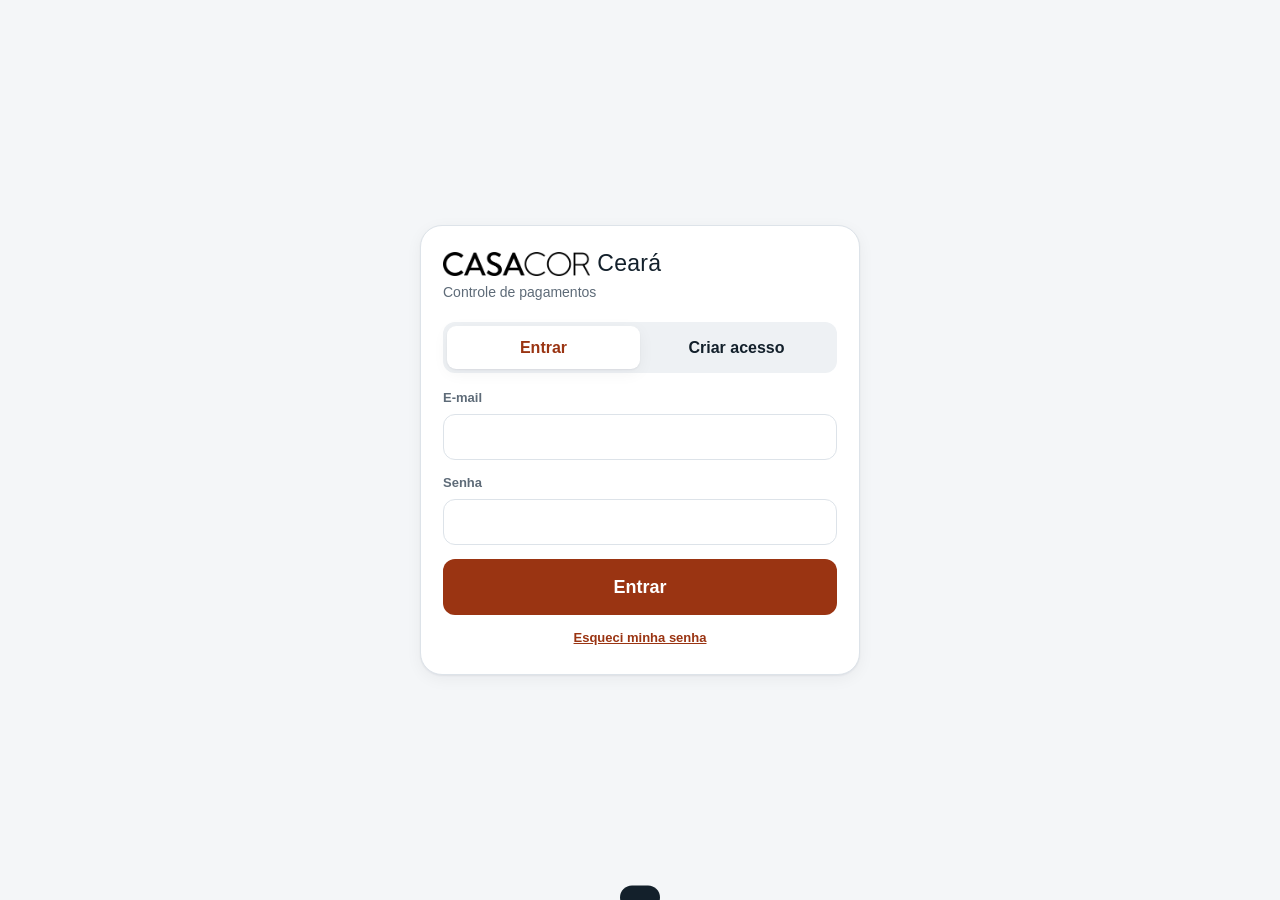
<file: index.html>
<!doctype html>
<html lang="pt-BR">
<head>
  <meta charset="utf-8">
  <meta name="viewport" content="width=device-width, initial-scale=1, viewport-fit=cover">
  <title>CASACOR Ceará — Pagamentos</title>
  <meta name="description" content="Controle de pagamentos da CASACOR Ceará">
  <meta name="theme-color" content="#9a3412">
  <meta name="apple-mobile-web-app-capable" content="yes">
  <meta name="mobile-web-app-capable" content="yes">
  <meta name="apple-mobile-web-app-status-bar-style" content="default">
  <meta name="apple-mobile-web-app-title" content="CC Pagamentos">
  <link rel="manifest" href="manifest.webmanifest">
  <link rel="icon" href="icons/icon.svg" type="image/svg+xml">
  <link rel="apple-touch-icon" href="icons/apple-touch-icon.png">
  <link rel="stylesheet" href="styles.css">
</head>
<body>
  <!-- Telas de acesso (login, cadastro, aguardando aprovação) -->
  <div id="gate" class="gate" hidden></div>

  <div class="app" id="app" hidden>
    <nav class="sidebar" aria-label="Navegação principal">
      <div class="brand" id="brandBtn" title="Trocar de franquia">
        <span class="cc-logo"><img src="icons/casacor.png" alt="CASACOR" class="cc-word"><b id="unitName">Ceará</b><i id="unitCaret" hidden>▾</i></span>
        <small class="cc-sub">Pagamentos</small>
      </div>
      <button class="nav-item" data-view="painel"><span class="ni">🏠</span><span>Painel</span><span class="nav-badge" hidden></span></button>
      <button class="nav-item" data-view="contas"><span class="ni">📋</span><span>Contas</span></button>
      <button class="nav-item" data-view="cartoes"><span class="ni">💳</span><span>Cartões</span></button>
      <button class="nav-item" data-view="relatorios"><span class="ni">📊</span><span>Relatórios</span></button>
      <button class="nav-item" data-view="portaria"><span class="ni">🚧</span><span>Portaria</span></button>
      <button class="nav-item" data-view="obra"><span class="ni">🏗️</span><span>Obra</span><span class="nav-badge" hidden></span></button>
      <button class="nav-item" data-view="estoque"><span class="ni">📦</span><span>Estoque</span></button>
      <button class="nav-item" data-view="rh" hidden><span class="ni">🧑‍💼</span><span>RH</span><span class="nav-badge" hidden></span></button>
      <button class="nav-item" data-view="equipe"><span class="ni">👥</span><span>Equipe</span><span class="nav-badge" hidden></span></button>
      <button class="nav-item" data-view="ajustes"><span class="ni">⚙️</span><span>Ajustes</span></button>
      <div class="sidebar-user" id="sidebarUser"></div>
    </nav>

    <main class="content">
      <header class="topbar">
        <h1 id="viewTitle"></h1>
        <div class="topbar-actions">
          <button class="unit-pill" id="unitPill" title="Trocar de franquia" hidden></button>
          <button class="sync-pill" id="syncPill" title="Atualizar"></button>
          <button class="btn primary" id="addBtn">+ Lançar conta</button>
        </div>
      </header>
      <section id="view"></section>
    </main>
  </div>

  <button class="fab" id="fab" aria-label="Lançar conta" hidden>+</button>

  <dialog id="modal">
    <form method="dialog" id="modalForm" class="modal-body"></form>
  </dialog>

  <div id="toast" role="status" aria-live="polite"></div>

  <script src="config.js"></script>
  <script src="api.js"></script>
  <script src="rh.js"></script>
  <script src="rh-relatorio.js"></script>
  <script src="holerite.js"></script>
  <script src="relatorio-area.js"></script>
  <script src="portaria.js"></script>
  <script src="obra.js"></script>
  <script src="estoque.js"></script>
  <script src="fornecedores.js"></script>
  <script src="boleto.js"></script>
  <script src="fluxo.js"></script>
  <script src="extrato.js"></script>
  <script src="comprovante.js"></script>
  <script src="backup.js"></script>
  <script src="push.js"></script>
  <script src="app.js"></script>
</body>
</html>
</file>
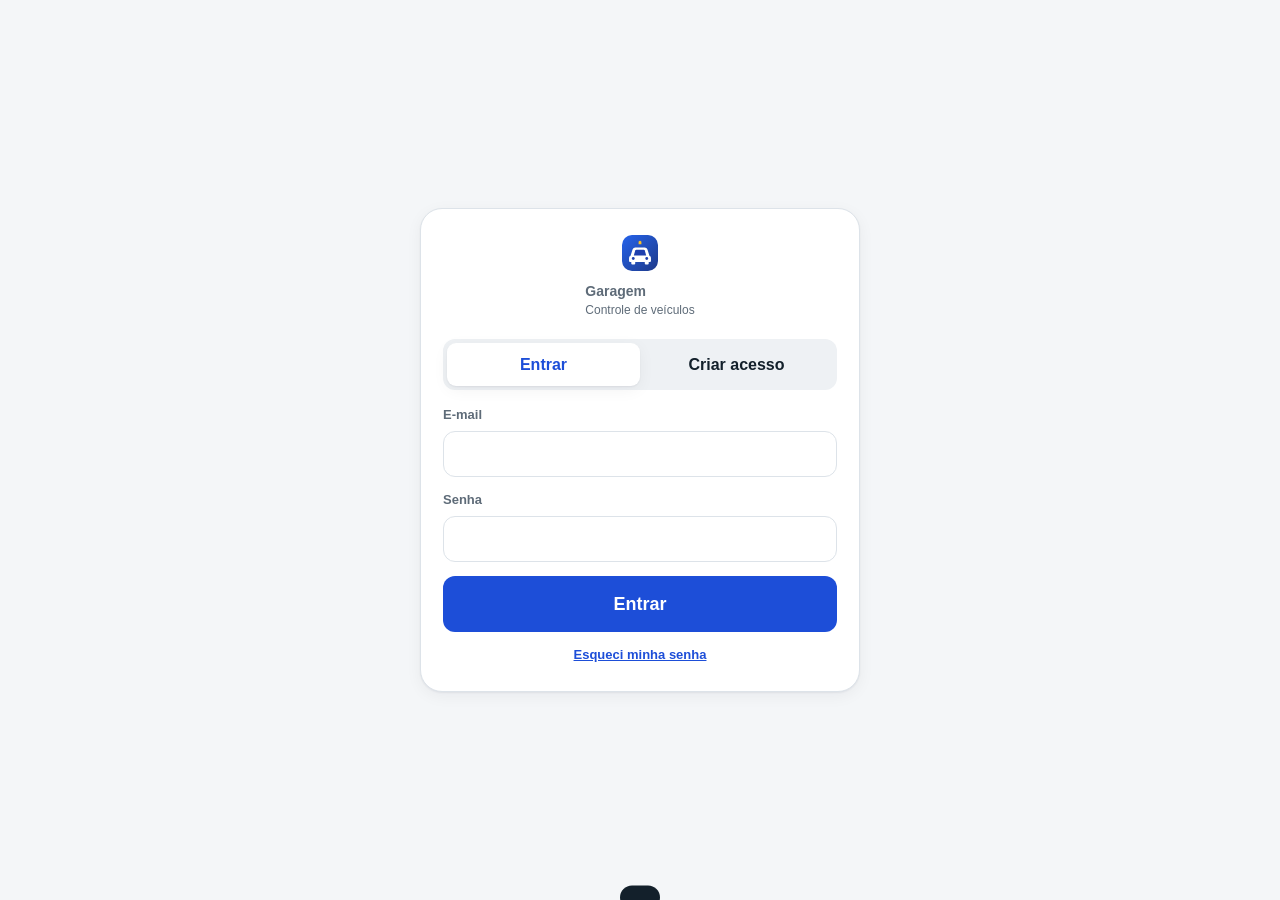
<file: veiculos/index.html>
<!doctype html>
<html lang="pt-BR">
<head>
  <meta charset="utf-8">
  <meta name="viewport" content="width=device-width, initial-scale=1, viewport-fit=cover">
  <title>Garagem — Controle de veículos</title>
  <meta name="description" content="Abastecimentos, consumo, manutenções e documentos dos veículos">
  <meta name="theme-color" content="#1d4ed8">
  <meta name="apple-mobile-web-app-capable" content="yes">
  <meta name="mobile-web-app-capable" content="yes">
  <meta name="apple-mobile-web-app-status-bar-style" content="default">
  <meta name="apple-mobile-web-app-title" content="Garagem">
  <link rel="manifest" href="manifest.webmanifest">
  <link rel="icon" href="icons/icon.svg" type="image/svg+xml">
  <link rel="apple-touch-icon" href="icons/apple-touch-icon.png">
  <link rel="stylesheet" href="styles.css">
</head>
<body>
  <div id="gate" class="gate" hidden></div>

  <div class="app" id="app" hidden>
    <nav class="sidebar" aria-label="Navegação principal">
      <div class="brand brand-g"><img src="icons/icon.svg" alt=""><span>Garagem<small>Controle de veículos</small></span></div>
      <button class="nav-item" data-view="painel"><span class="ni">🏠</span><span>Painel</span><span class="nav-badge" hidden></span></button>
      <button class="nav-item" data-view="abastecimentos"><span class="ni">⛽</span><span>Abastecer</span></button>
      <button class="nav-item" data-view="manutencao"><span class="ni">🔧</span><span>Manutenção</span></button>
      <button class="nav-item" data-view="relatorios"><span class="ni">📊</span><span>Relatórios</span></button>
      <button class="nav-item" data-view="veiculos"><span class="ni">🚗</span><span>Veículos</span></button>
      <button class="nav-item" data-view="pessoas"><span class="ni">👥</span><span>Pessoas</span><span class="nav-badge" hidden></span></button>
      <button class="nav-item" data-view="ajustes"><span class="ni">⚙️</span><span>Ajustes</span></button>
      <div class="sidebar-user" id="sidebarUser"></div>
    </nav>

    <main class="content">
      <header class="topbar">
        <h1 id="viewTitle"></h1>
        <div class="topbar-actions">
          <button class="sync-pill" id="syncPill" title="Atualizar"></button>
          <button class="btn primary" id="addFuel">⛽ Abastecer</button>
          <button class="btn" id="addService">🔧 Despesa</button>
        </div>
      </header>
      <section id="view"></section>
    </main>
  </div>

  <button class="fab" id="fab" aria-label="Lançar" hidden>+</button>

  <dialog id="modal">
    <form method="dialog" id="modalForm" class="modal-body"></form>
  </dialog>

  <div id="toast" role="status" aria-live="polite"></div>

  <script src="../config.js"></script>
  <script src="api.js"></script>
  <script src="relatorios.js"></script>
  <script src="app.js"></script>
</body>
</html>
</file>
<file: styles.css>
[hidden] { display: none !important; }
:root {
  --bg: #f4f6f8;
  --surface: #ffffff;
  --surface-2: #eef1f4;
  --text: #13202b;
  --muted: #5e6b78;
  --border: #dde3e9;
  --primary: #9a3412;
  --primary-ink: #ffffff;
  --income: #15803d;
  --expense: #c2410c;
  --danger: #b91c1c;
  --warn: #b45309;
  --radius: 16px;
  --shadow: 0 1px 2px rgba(16, 24, 40, .06), 0 4px 16px rgba(16, 24, 40, .05);
  color-scheme: light;
}
@media (prefers-color-scheme: dark) {
  :root {
    --bg: #0d1318;
    --surface: #151d24;
    --surface-2: #1d2731;
    --text: #e6edf3;
    --muted: #93a1af;
    --border: #2a3642;
    --primary: #fb923c;
    --primary-ink: #2a1205;
    --income: #4ade80;
    --expense: #fb923c;
    --danger: #f87171;
    --warn: #fbbf24;
    --shadow: none;
    color-scheme: dark;
  }
}

* { box-sizing: border-box; }
html, body { margin: 0; height: 100%; }
body {
  background: var(--bg);
  color: var(--text);
  font: 16px/1.45 -apple-system, BlinkMacSystemFont, "SF Pro Text", "Segoe UI", Roboto, sans-serif;
  -webkit-font-smoothing: antialiased;
  -webkit-tap-highlight-color: transparent;
  overscroll-behavior-y: none;
}
button, input, select, textarea { font: inherit; color: inherit; }
button { cursor: pointer; }

.app { display: flex; min-height: 100vh; min-height: 100dvh; }

/* Sidebar */
.sidebar {
  width: 240px; flex-shrink: 0;
  background: var(--surface);
  border-right: 1px solid var(--border);
  padding: calc(env(safe-area-inset-top) + 20px) 14px 20px calc(env(safe-area-inset-left) + 14px);
  display: flex; flex-direction: column; gap: 4px;
  position: sticky; top: 0; height: 100vh; height: 100dvh;
}
.brand { display: flex; align-items: center; gap: 10px; font-weight: 700; font-size: 18px; padding: 4px 10px 18px; }
.nav-item {
  display: flex; align-items: center; gap: 12px;
  min-height: 48px; padding: 0 14px;
  border: 0; border-radius: 12px; background: transparent;
  text-align: left; font-size: 16px; font-weight: 500;
}
.nav-item:hover { background: var(--surface-2); }
.nav-item.active { background: color-mix(in srgb, var(--primary) 14%, transparent); color: var(--primary); font-weight: 650; }
.ni { width: 24px; text-align: center; }

/* Main */
.content {
  flex: 1; min-width: 0;
  padding: calc(env(safe-area-inset-top) + 16px) calc(env(safe-area-inset-right) + 28px) calc(env(safe-area-inset-bottom) + 32px) 28px;
  max-width: 1200px;
}
.topbar { display: flex; align-items: center; justify-content: space-between; gap: 16px; margin-bottom: 20px; flex-wrap: wrap; }
.month-picker { display: flex; align-items: center; gap: 8px; }
.month-picker h1 { font-size: 26px; margin: 0; min-width: 210px; text-align: center; }

.icon-btn {
  width: 44px; height: 44px; border-radius: 12px;
  border: 1px solid var(--border); background: var(--surface);
  font-size: 24px; line-height: 1; display: grid; place-items: center;
}
.btn {
  min-height: 44px; padding: 0 18px; border-radius: 12px;
  border: 1px solid var(--border); background: var(--surface);
  font-weight: 600;
}
.btn.primary { background: var(--primary); color: var(--primary-ink); border-color: transparent; }
.btn.danger { color: var(--danger); }
.btn.small { min-height: 36px; padding: 0 12px; font-size: 14px; }
.btn:active, .icon-btn:active { transform: scale(.97); }

.fab { display: none; }

/* Cards & grid */
.grid { display: grid; gap: 16px; }
.cols-4 { grid-template-columns: repeat(4, minmax(0, 1fr)); }
.cols-2 { grid-template-columns: repeat(2, minmax(0, 1fr)); }
.card {
  background: var(--surface); border: 1px solid var(--border);
  border-radius: var(--radius); padding: 18px 20px; box-shadow: var(--shadow);
  min-width: 0;
}
.card h2 { font-size: 17px; margin: 0 0 14px; }
.card-head { display: flex; align-items: center; justify-content: space-between; gap: 12px; margin-bottom: 14px; }
.card-head h2 { margin: 0; }
.stat .label { color: var(--muted); font-size: 14px; font-weight: 500; }
.stat .value { font-size: 26px; font-weight: 700; margin-top: 4px; font-variant-numeric: tabular-nums; letter-spacing: -.01em; }
.stat .sub { color: var(--muted); font-size: 13px; margin-top: 2px; }
.pos { color: var(--income); }
.neg { color: var(--expense); }
.muted { color: var(--muted); }
.mt { margin-top: 16px; }

/* Lists */
.tx-list { list-style: none; margin: 0; padding: 0; }
.tx {
  display: grid; grid-template-columns: 44px 1fr auto; gap: 12px; align-items: center;
  padding: 10px 4px; border-bottom: 1px solid var(--border); cursor: pointer;
}
.tx:last-child { border-bottom: 0; }
.tx:active { background: var(--surface-2); }
.tx-icon { width: 44px; height: 44px; border-radius: 12px; display: grid; place-items: center; font-size: 20px; }
.tx-main { min-width: 0; }
.tx-title { font-weight: 600; white-space: nowrap; overflow: hidden; text-overflow: ellipsis; }
.tx-meta { color: var(--muted); font-size: 13px; }
.tx-amount { font-weight: 700; font-variant-numeric: tabular-nums; text-align: right; }
.tx-amount small { display: block; font-weight: 500; font-size: 12px; color: var(--muted); }
.badge { display: inline-block; font-size: 11px; font-weight: 700; padding: 1px 7px; border-radius: 99px; background: color-mix(in srgb, var(--warn) 18%, transparent); color: var(--warn); margin-left: 6px; vertical-align: 1px; }
.day-head { font-size: 13px; font-weight: 650; color: var(--muted); padding: 14px 4px 4px; text-transform: capitalize; }

.empty { text-align: center; color: var(--muted); padding: 32px 12px; }

/* Filters */
.filters { display: flex; gap: 10px; flex-wrap: wrap; margin-bottom: 14px; }
.filters input, .filters select { flex: 1 1 180px; }

/* Forms */
input, select, textarea {
  width: 100%; min-height: 46px; padding: 10px 12px;
  border: 1px solid var(--border); border-radius: 12px; background: var(--surface);
  font-size: 16px; /* evita zoom no iOS */
}
input:focus, select:focus, textarea:focus { outline: 2px solid var(--primary); outline-offset: 0; border-color: transparent; }
input[type="color"] { padding: 4px; width: 56px; }
input[type="checkbox"] { width: 22px; min-height: 22px; height: 22px; accent-color: var(--primary); }
label.field { display: block; }
label.field > span { display: block; font-size: 13px; font-weight: 600; color: var(--muted); margin-bottom: 6px; }
.form-grid { display: grid; grid-template-columns: 1fr 1fr; gap: 14px; }
.form-grid .full { grid-column: 1 / -1; }
.check { display: flex; align-items: center; gap: 10px; min-height: 44px; }

.seg { display: grid; grid-template-columns: 1fr 1fr; background: var(--surface-2); border-radius: 12px; padding: 4px; }
.seg input { display: none; }
.seg label { text-align: center; padding: 10px; border-radius: 9px; font-weight: 650; cursor: pointer; }
.seg input:checked + label { background: var(--surface); box-shadow: var(--shadow); }
.seg input[value="expense"]:checked + label { color: var(--expense); }
.seg input[value="income"]:checked + label { color: var(--income); }

.amount-input { font-size: 30px; font-weight: 700; text-align: center; min-height: 64px; font-variant-numeric: tabular-nums; }

/* Modal */
dialog {
  border: 0; border-radius: 22px; padding: 0;
  width: min(560px, calc(100vw - 32px)); max-height: calc(100dvh - 48px);
  background: var(--surface); color: var(--text);
  box-shadow: 0 20px 60px rgba(0,0,0,.3);
}
dialog::backdrop { background: rgba(10, 15, 20, .45); backdrop-filter: blur(3px); }
.modal-body { padding: 22px; }
.modal-body h2 { margin: 0 0 16px; font-size: 21px; }
.modal-actions { display: flex; gap: 10px; justify-content: flex-end; margin-top: 20px; flex-wrap: wrap; }
.modal-actions .spacer { flex: 1; }

/* Progress */
.progress { height: 10px; background: var(--surface-2); border-radius: 99px; overflow: hidden; }
.progress > div { height: 100%; border-radius: 99px; background: var(--primary); transition: width .3s; }
.progress.over > div { background: var(--danger); }
.progress.near > div { background: var(--warn); }
.budget-row { padding: 12px 0; border-bottom: 1px solid var(--border); }
.budget-row:last-child { border-bottom: 0; }
.budget-top { display: flex; justify-content: space-between; gap: 12px; margin-bottom: 8px; align-items: center; }
.budget-top b { font-weight: 650; }
.budget-nums { font-size: 14px; color: var(--muted); font-variant-numeric: tabular-nums; text-align: right; }

/* Charts */
.chart-wrap { width: 100%; }
.chart-wrap svg { width: 100%; height: auto; display: block; }
.donut-layout { display: grid; grid-template-columns: 180px 1fr; gap: 20px; align-items: center; }
.legend { list-style: none; margin: 0; padding: 0; font-size: 14px; }
.legend li { display: grid; grid-template-columns: 12px 1fr auto; gap: 8px; align-items: center; padding: 5px 0; }
.legend .dot { width: 12px; height: 12px; border-radius: 4px; }
.legend .v { font-variant-numeric: tabular-nums; font-weight: 600; }
.chart-legend { display: flex; gap: 16px; font-size: 13px; color: var(--muted); margin-top: 8px; }
.chart-legend span::before { content: ""; display: inline-block; width: 10px; height: 10px; border-radius: 3px; margin-right: 6px; background: currentColor; vertical-align: -1px; }

/* Settings */
.cat-row { display: grid; grid-template-columns: 40px 1fr auto; gap: 12px; align-items: center; padding: 8px 0; border-bottom: 1px solid var(--border); }
.cat-row:last-child { border-bottom: 0; }
.row-actions { display: flex; gap: 8px; flex-wrap: wrap; }

/* Toast */
#toast {
  position: fixed; left: 50%; bottom: calc(env(safe-area-inset-bottom) + 24px);
  transform: translate(-50%, 140%); transition: transform .25s;
  background: var(--text); color: var(--bg); padding: 12px 20px; border-radius: 12px; font-weight: 600;
  z-index: 50; pointer-events: none; max-width: calc(100vw - 32px);
}
#toast.show { transform: translate(-50%, 0); }

/* Responsivo: telas estreitas (iPad em Split View / iPhone) */
@media (max-width: 900px) {
  .cols-4 { grid-template-columns: repeat(2, minmax(0, 1fr)); }
  .cols-2 { grid-template-columns: 1fr; }
}
@media (max-width: 720px) {
  .app { flex-direction: column; }
  .sidebar {
    position: fixed; top: auto; bottom: 0; left: 0; right: 0; height: auto; width: auto; z-index: 20;
    flex-direction: row; justify-content: space-around; gap: 0;
    padding: 6px 6px calc(env(safe-area-inset-bottom) + 6px);
    border-right: 0; border-top: 1px solid var(--border);
  }
  .brand { display: none; }
  .nav-item { flex-direction: column; gap: 2px; font-size: 11px; padding: 6px 4px; min-height: 52px; flex: 1; justify-content: center; text-align: center; }
  .nav-item .ni { font-size: 20px; }
  .content { padding: calc(env(safe-area-inset-top) + 12px) 16px calc(env(safe-area-inset-bottom) + 96px); }
  .month-picker h1 { font-size: 21px; min-width: 160px; }
  #addBtn { display: none; }
  .fab {
    display: grid; place-items: center; position: fixed; z-index: 25;
    right: 18px; bottom: calc(env(safe-area-inset-bottom) + 84px);
    width: 58px; height: 58px; border-radius: 50%; border: 0;
    background: var(--primary); color: var(--primary-ink); font-size: 30px; box-shadow: 0 6px 20px rgba(0,0,0,.25);
  }
  .stat .value { font-size: 21px; }
  #toast { bottom: calc(env(safe-area-inset-bottom) + 160px); }
  .donut-layout { grid-template-columns: 1fr; }
  .donut-layout .chart-wrap { max-width: 200px; margin: 0 auto; }
  .form-grid { grid-template-columns: 1fr; }
}

/* Investimentos */
.inv-nums { display: grid; grid-template-columns: repeat(4, minmax(0, 1fr)); gap: 10px; }
.inv-nums .label, .sim-result .label { color: var(--muted); font-size: 12px; font-weight: 600; }
.inv-nums b, .sim-result b { font-variant-numeric: tabular-nums; font-size: 16px; }
.inv-nums small { font-weight: 500; font-size: 12px; }
.hist-list { list-style: none; margin: 0; padding: 0; }
.hist-row { display: grid; grid-template-columns: 1fr auto 44px; gap: 10px; align-items: center; padding: 6px 0; border-bottom: 1px solid var(--border); font-size: 14px; }
.hist-row:last-child { border-bottom: 0; }
.hist-row b { font-variant-numeric: tabular-nums; }
.link-btn { border: 0; background: none; padding: 0; color: var(--primary); font-weight: 600; font-size: 13px; text-decoration: underline; }
.sim-grid { grid-template-columns: repeat(3, minmax(0, 1fr)); }
.sim-result { display: grid; grid-template-columns: repeat(6, minmax(0, 1fr)); gap: 12px; margin-top: 18px; padding: 16px; border-radius: 12px; background: var(--surface-2); }
@media (max-width: 1100px) {
  .inv-nums { grid-template-columns: repeat(2, minmax(0, 1fr)); }
  .sim-result { grid-template-columns: repeat(3, minmax(0, 1fr)); }
}
@media (max-width: 720px) {
  .sim-grid { grid-template-columns: 1fr; }
  .sim-result { grid-template-columns: repeat(2, minmax(0, 1fr)); }
}

/* Cartão de saldo em conta (clicável) */
.balance-card {
  text-align: left; font: inherit; color: inherit; cursor: pointer; width: 100%;
  border-color: color-mix(in srgb, var(--primary) 45%, var(--border));
  background: color-mix(in srgb, var(--primary) 7%, var(--surface));
}
.balance-card:active { transform: scale(.98); }
.balance-card .edit-hint { float: right; color: var(--primary); font-size: 15px; }
.balance-card .sub b { font-weight: 650; }

/* Cartões de crédito */
.alerts { display: grid; gap: 10px; margin-bottom: 16px; }
.alert {
  display: flex; align-items: center; gap: 12px; padding: 12px 16px; border-radius: 14px;
  background: color-mix(in srgb, var(--warn) 13%, var(--surface));
  border: 1px solid color-mix(in srgb, var(--warn) 45%, transparent);
}
.alert.danger { background: color-mix(in srgb, var(--danger) 12%, var(--surface)); border-color: color-mix(in srgb, var(--danger) 45%, transparent); }
.alert-icon { font-size: 22px; }
.alert-text { flex: 1; min-width: 0; }
.badge.cc { background: color-mix(in srgb, var(--cc) 16%, transparent); color: var(--cc); }
.badge.paid { background: color-mix(in srgb, var(--income) 16%, transparent); color: var(--income); }
.badge.open { background: color-mix(in srgb, var(--primary) 14%, transparent); color: var(--primary); }
.badge.overdue, .badge.danger { background: color-mix(in srgb, var(--danger) 16%, transparent); color: var(--danger); }
.nav-item { position: relative; }
.nav-badge {
  margin-left: auto; min-width: 22px; height: 22px; padding: 0 6px; border-radius: 99px;
  background: var(--danger); color: #fff; font-size: 12px; font-weight: 700; display: grid; place-items: center;
}
.nav-badge[hidden] { display: none; }
.cc-chip { width: 44px; height: 30px; border-radius: 7px; display: grid; place-items: center; font-size: 16px; color: #fff; flex-shrink: 0; }
.inv-list { list-style: none; margin: 0; padding: 0; }
.inv-row { display: grid; grid-template-columns: 1fr auto auto; gap: 12px; align-items: center; padding: 10px 0; border-bottom: 1px solid var(--border); }
.inv-row:last-child { border-bottom: 0; }
.inv-total { font-variant-numeric: tabular-nums; }
@media (max-width: 720px) {
  .nav-badge { position: absolute; top: 2px; right: 12%; margin: 0; min-width: 18px; height: 18px; font-size: 11px; }
  .inv-row { grid-template-columns: 1fr auto; }
  .inv-row .row-actions { grid-column: 1 / -1; }
  .alert { flex-wrap: wrap; }
}
@media (max-width: 720px) {
  .sidebar { gap: 0; padding-left: 2px; padding-right: 2px; }
  .nav-item { min-width: 0; padding: 6px 1px; font-size: 10px; }
  .nav-item > span:not(.ni):not(.nav-badge) { max-width: 100%; overflow: hidden; text-overflow: ellipsis; white-space: nowrap; }
}

.alert.income { background: color-mix(in srgb, var(--income) 12%, var(--surface)); border-color: color-mix(in srgb, var(--income) 45%, transparent); }

/* Lançamento rápido */
.quick { margin-bottom: 16px; padding: 14px 16px; border-color: color-mix(in srgb, var(--primary) 35%, var(--border)); }
.quick-row { display: flex; gap: 10px; align-items: center; }
.quick-icon { font-size: 22px; }
.quick-row input { flex: 1; min-width: 0; font-size: 17px; }
.quick-preview { margin-top: 10px; font-size: 14px; line-height: 2; }
.chip { display: inline-block; padding: 2px 10px; border-radius: 99px; background: var(--surface-2); border: 1px solid var(--border); font-size: 13px; line-height: 1.6; color: var(--text); }
button.chip { cursor: pointer; }
.chip.pos { color: var(--income); font-weight: 650; }
.chip.neg { color: var(--expense); font-weight: 650; }
.quick-warn { color: var(--warn); font-size: 13px; line-height: 1.5; margin-top: 4px; }
.quick-hint { font-size: 12px; line-height: 1.5; margin-top: 4px; }
.quick-last { margin-top: 8px; font-size: 14px; padding-top: 8px; border-top: 1px dashed var(--border); }
.quick-last .link-btn { margin-left: 8px; font-size: 14px; }
.help-table { width: 100%; border-collapse: collapse; font-size: 14px; }
.help-table td { padding: 7px 6px; border-bottom: 1px solid var(--border); vertical-align: top; }
.help-table code { background: var(--surface-2); padding: 2px 6px; border-radius: 6px; white-space: nowrap; font-size: 13px; }
@media (max-width: 720px) { #quickAdd { padding: 0 12px; } .help-table code { white-space: normal; } }

/* Sincronização */
.topbar-actions { display: flex; gap: 10px; align-items: center; }
.sync-pill {
  display: inline-flex; align-items: center; gap: 6px; min-height: 36px; padding: 0 12px; border-radius: 99px;
  border: 1px solid var(--border); background: var(--surface); font-size: 13px; font-weight: 600; color: var(--muted);
}
.sync-pill[hidden] { display: none; }
.sync-pill.ok { color: var(--income); }
.sync-pill.warn { color: var(--warn); border-color: color-mix(in srgb, var(--warn) 45%, var(--border)); }
.sync-line.ok { color: var(--income); font-weight: 600; }
.sync-line.warn { color: var(--warn); font-weight: 600; }
@media (max-width: 720px) {
  .sync-pill .sync-text { display: none; }
  .sync-pill { min-height: 44px; width: 44px; justify-content: center; padding: 0; font-size: 18px; }
}
.qr-box { background: #fff; padding: 12px; border-radius: 14px; width: min(320px, 100%); margin: 8px auto 0; }
.qr-box svg { width: 100%; height: auto; display: block; }

/* Notificações do banco */
.inbox { margin-bottom: 16px; border-color: color-mix(in srgb, var(--primary) 40%, var(--border)); background: color-mix(in srgb, var(--primary) 5%, var(--surface)); }
.inbox-list { list-style: none; margin: 0; padding: 0; }
.inbox-row { display: grid; grid-template-columns: 44px 1fr auto; gap: 12px; align-items: center; padding: 10px 0; border-bottom: 1px solid var(--border); }
.inbox-row:last-child { border-bottom: 0; }
.inbox-main { min-width: 0; }
.inbox-actions { display: flex; gap: 6px; flex-wrap: wrap; justify-content: flex-end; }
.inbox-src { font-size: 12px; color: var(--muted); margin-top: 2px; }
.inbox-src summary { cursor: pointer; }
.steps { padding-left: 20px; margin: 8px 0 14px; line-height: 1.5; }
.steps li { margin-bottom: 10px; }
.copy-field { display: grid; grid-template-columns: 1fr auto; gap: 4px 8px; align-items: center; margin: 6px 0; padding: 8px 10px; border: 1px solid var(--border); border-radius: 10px; background: var(--surface-2); }
.copy-field span { grid-column: 1 / -1; font-size: 12px; font-weight: 600; color: var(--muted); }
.copy-field code { font-size: 12px; word-break: break-all; }
@media (max-width: 720px) {
  .inbox-row { grid-template-columns: 44px 1fr; }
  .inbox-actions { grid-column: 1 / -1; justify-content: flex-start; }
}

/* ======== CASACOR Ceará — Pagamentos ======== */
.brand span { display: flex; flex-direction: column; line-height: 1.15; white-space: nowrap; font-size: 17px; letter-spacing: -.01em; }
.brand small { font-size: 12px; font-weight: 500; color: var(--muted); }
.sidebar-user { margin-top: auto; padding: 12px 14px; border-top: 1px solid var(--border); display: flex; flex-direction: column; font-size: 14px; }
.sidebar-user span { color: var(--muted); font-size: 12px; }
.topbar h1 { font-size: 26px; margin: 0; }
.hello { margin: 0 0 14px; font-size: 18px; }
.small { font-size: 13px; }
.empty.small { padding: 18px 8px; font-size: 14px; }
.sub-h { font-size: 15px; margin: 18px 0 6px; }

/* Acesso */
.gate { min-height: 100vh; min-height: 100dvh; display: grid; place-items: center; padding: 24px 16px; background: var(--bg); }
.gate-card { width: min(440px, 100%); background: var(--surface); border: 1px solid var(--border); border-radius: 22px; padding: 26px 22px; box-shadow: var(--shadow); }
.gate-brand { display: flex; gap: 14px; align-items: center; margin-bottom: 20px; }
.gate-brand b { font-size: 20px; display: block; }
.gate-brand span { color: var(--muted); font-size: 14px; }
.gate-card h2 { margin: 0 0 10px; }
.gate-tabs { margin-bottom: 16px; }
.gate-tabs input:checked + label { color: var(--primary); }
.gate-msg { margin: 0; padding: 10px 12px; border-radius: 10px; background: color-mix(in srgb, var(--warn) 14%, transparent); color: var(--text); font-size: 14px; }
.form-grid.one { grid-template-columns: 1fr; }
.btn.big { min-height: 50px; font-size: 17px; }

/* Painel */
.stat-danger { border-color: color-mix(in srgb, var(--danger) 50%, var(--border)); }
.stat-warn { border-color: color-mix(in srgb, var(--warn) 55%, var(--border)); }
.badge.today { background: color-mix(in srgb, var(--warn) 20%, transparent); color: var(--warn); }
.area-dot { display: inline-block; width: 9px; height: 9px; border-radius: 50%; background: var(--c); margin-right: 5px; vertical-align: 0; }
.area-dot.big { width: 16px; height: 16px; margin: 0 6px; }
.tx-title .muted { font-weight: 500; }

/* Contas */
.tabs { display: flex; gap: 6px; margin-bottom: 12px; overflow-x: auto; }
.tab { border: 1px solid var(--border); background: var(--surface); border-radius: 99px; padding: 8px 16px; font-weight: 600; white-space: nowrap; min-height: 40px; }
.tab.active { background: var(--primary); color: var(--primary-ink); border-color: transparent; }
.list-total { display: flex; gap: 12px; align-items: center; justify-content: space-between; font-size: 15px; padding-top: 4px; }
.list-total b { font-variant-numeric: tabular-nums; font-size: 18px; }
.filters .inline { display: flex; align-items: center; gap: 6px; flex: 1 1 180px; font-size: 14px; color: var(--muted); }

/* Formulário */
.field > span { display: block; font-size: 13px; font-weight: 600; color: var(--muted); margin-bottom: 6px; }
.chips-select { display: flex; flex-wrap: wrap; gap: 8px; }
.chip-opt input { display: none; }
.chip-opt span { display: inline-block; padding: 9px 14px; border-radius: 99px; border: 1px solid var(--border); background: var(--surface); font-weight: 600; font-size: 14px; cursor: pointer; }
.chip-opt input:checked + span { background: color-mix(in srgb, var(--primary) 14%, transparent); border-color: var(--primary); color: var(--primary); }
.file-btn { display: inline-flex; align-items: center; cursor: pointer; }
.att-list { list-style: none; margin: 0 0 8px; padding: 0; display: grid; gap: 6px; }
.att-list li { display: flex; gap: 8px; align-items: center; }
.att { flex: 1; text-align: left; border: 1px solid var(--border); background: var(--surface-2); border-radius: 10px; padding: 9px 12px; font-size: 14px; min-width: 0; overflow: hidden; text-overflow: ellipsis; white-space: nowrap; }

/* Detalhe */
.detail-head { display: flex; justify-content: space-between; gap: 12px; align-items: flex-start; margin-bottom: 12px; }
.detail-amount { font-size: 22px; font-weight: 700; text-align: right; font-variant-numeric: tabular-nums; }
.detail { display: grid; grid-template-columns: 130px 1fr; gap: 8px 12px; margin: 0 0 10px; font-size: 15px; }
.detail dt { color: var(--muted); font-weight: 600; font-size: 13px; padding-top: 2px; }
.detail dd { margin: 0; }

/* Relatórios */
.bars { list-style: none; margin: 0; padding: 0; display: grid; gap: 12px; }
.bar-top { display: flex; justify-content: space-between; gap: 10px; font-size: 14px; margin-bottom: 4px; }
.bar-top b { font-variant-numeric: tabular-nums; white-space: nowrap; }
.bar { height: 10px; background: var(--surface-2); border-radius: 99px; overflow: hidden; }
.bar > div { height: 100%; border-radius: 99px; }

/* Equipe */
.member-row { display: grid; grid-template-columns: 40px 1fr auto; gap: 12px; align-items: center; padding: 10px 0; border-bottom: 1px solid var(--border); }
.member-row:last-child { border-bottom: 0; }
.member-row .row-actions { align-items: center; }
.member-row select { min-height: 38px; padding: 6px 10px; width: auto; font-size: 14px; }
.avatar { width: 40px; height: 40px; border-radius: 50%; display: grid; place-items: center; font-weight: 700; background: color-mix(in srgb, var(--primary) 16%, transparent); color: var(--primary); }
.card.attention { border-color: color-mix(in srgb, var(--warn) 55%, var(--border)); }
.role-help { margin-top: 12px; line-height: 1.6; }

@media (max-width: 720px) {
  .sidebar-user { display: none; }
  .topbar h1 { font-size: 22px; }
  .detail { grid-template-columns: 1fr; gap: 2px; }
  .detail dd { margin-bottom: 8px; }
  .member-row { grid-template-columns: 40px 1fr; }
  .member-row .row-actions { grid-column: 1 / -1; }
  .detail-head { flex-direction: column; }
  .detail-amount { text-align: left; }
}

/* Seção de pagamento do formulário */
.pay-section { border-top: 1px solid var(--border); padding-top: 12px; margin-top: 4px; }
.pay-section .pay-title { font-size: 15px; font-weight: 700; color: var(--text); margin: 0; }
.inst-preview { display: flex; flex-wrap: wrap; gap: 6px 8px; padding: 10px 12px; border-radius: 12px; background: var(--surface-2); font-size: 13px; }
.inst-preview b { width: 100%; }
.inst-preview span { background: var(--surface); border: 1px solid var(--border); border-radius: 99px; padding: 3px 10px; font-variant-numeric: tabular-nums; }
.inst-list { margin: 6px 0 12px; padding: 10px 12px; border-radius: 12px; background: var(--surface-2); font-size: 14px; }
.inst-list > div { display: flex; justify-content: space-between; gap: 10px; padding: 4px 0; border-bottom: 1px dashed var(--border); font-variant-numeric: tabular-nums; }
.inst-list > div:last-child { border-bottom: 0; }
.inst-list > div.cur { font-weight: 700; }
.alert.info { background: color-mix(in srgb, var(--primary) 10%, var(--surface)); border-color: color-mix(in srgb, var(--primary) 40%, transparent); }
.alert-text .muted { font-size: 13px; }

/* RH */
.rh-alerts { margin-bottom: 16px; }
.rh-alert { display: flex; gap: 8px; flex-wrap: wrap; align-items: baseline; padding: 9px 4px; border-bottom: 1px solid var(--border); cursor: pointer; font-size: 14px; }
.rh-alert:last-child { border-bottom: 0; }
.rh-alert::before { content: "•"; font-weight: 900; }
.rh-alert.danger { color: var(--danger); }
.rh-alert.warn::before { color: var(--warn); }
.rh-alert.soon::before { color: var(--primary); }
.rh-alert.info::before { color: var(--muted); }
.rh-alert span { color: var(--text); }
.rh-alert.danger span { color: var(--danger); font-weight: 600; }
.pay-table { width: 100%; border-collapse: collapse; font-size: 14px; }
.pay-table th { text-align: left; font-size: 12px; color: var(--muted); font-weight: 600; padding: 6px 6px; border-bottom: 1px solid var(--border); }
.pay-table td { padding: 10px 6px; border-bottom: 1px solid var(--border); vertical-align: middle; font-variant-numeric: tabular-nums; }
.pay-table tr.done td { opacity: .6; }
.pay-table input[type=checkbox] { width: 22px; height: 22px; min-height: 22px; }
.pay-input { width: 120px; min-height: 40px; padding: 6px 8px; text-align: right; font-weight: 700; }
.hr-toggle { min-height: 36px; font-size: 13px; gap: 6px; }
.hr-toggle input { width: 18px; height: 18px; min-height: 18px; }
@media (max-width: 720px) {
  .pay-table thead { display: none; }
  .pay-table tr { display: grid; grid-template-columns: 30px 1fr auto; gap: 2px 8px; padding: 10px 0; border-bottom: 1px solid var(--border); }
  .pay-table td { border: 0; padding: 2px 0; }
  .pay-table td:nth-child(3), .pay-table td:nth-child(4), .pay-table td:nth-child(5) { grid-column: 2 / 3; font-size: 13px; }
  .pay-table td:nth-child(6) { grid-column: 3; grid-row: 1 / 5; align-self: center; }
  .pay-input { width: 104px; }
}

/* ======== Portaria da obra ======== */
.gate-mode .sidebar, .gate-mode #addBtn, .gate-mode #fab { display: none !important; }
.gate-mode .content { max-width: 760px; margin: 0 auto; padding-bottom: calc(env(safe-area-inset-bottom) + 24px); }
.gate-mode .topbar h1 { font-size: 26px; }
.gate-op { display: grid; gap: 14px; }
.gate-count { display: flex; justify-content: space-between; align-items: center; background: var(--surface); border: 2px solid var(--border); border-radius: 18px; padding: 16px 20px; font-size: 20px; font-weight: 700; }
.gate-count b { font-size: 40px; color: var(--primary); font-variant-numeric: tabular-nums; }
.gate-big { display: grid; grid-template-columns: 1fr 1fr; gap: 14px; }
.gbtn { min-height: 140px; border: 0; border-radius: 22px; font-size: 40px; font-weight: 800; color: #fff; display: flex; flex-direction: column; align-items: center; justify-content: center; gap: 6px; box-shadow: 0 6px 18px rgba(0,0,0,.15); }
.gbtn span { font-size: 26px; letter-spacing: .04em; }
.gbtn.in { background: #15803d; }
.gbtn.out { background: #c2410c; }
.gbtn:active { transform: scale(.97); }
.g-h { margin: 6px 0 0; font-size: 18px; }
.g-list { list-style: none; margin: 0; padding: 0; display: grid; gap: 8px; }
.g-row { display: grid; grid-template-columns: 64px 1fr auto; gap: 10px; align-items: center; padding: 12px 14px; background: var(--surface); border: 1px solid var(--border); border-radius: 14px; }
.g-row.in { border-left: 6px solid #15803d; cursor: pointer; }
.g-row.out { opacity: .7; }
.g-time { font-size: 20px; font-weight: 800; font-variant-numeric: tabular-nums; }
.g-name { font-size: 18px; font-weight: 700; }
.g-meta { font-size: 14px; color: var(--muted); }
.g-status { font-size: 14px; color: var(--muted); text-align: right; }
.g-in { color: #15803d; font-weight: 800; }
.g-foot { display: flex; justify-content: space-between; align-items: center; margin-top: 10px; }
/* Telas do porteiro (janelas) */
.g-modal h2 { font-size: 26px; margin-bottom: 12px; }
.g-modal .field > span { font-size: 16px; color: var(--text); }
.g-input { font-size: 24px !important; min-height: 62px !important; font-weight: 600; }
.g-hint { font-size: 16px; }
.g-pick { list-style: none; margin: 10px 0; padding: 0; display: grid; gap: 8px; }
.g-pick button { width: 100%; text-align: left; padding: 14px 16px; border-radius: 14px; border: 2px solid var(--border); background: var(--surface); display: flex; flex-direction: column; gap: 2px; }
.g-pick button b { font-size: 20px; }
.g-pick button span { font-size: 15px; color: var(--muted); }
.g-pick button.blocked { border-color: var(--danger); background: color-mix(in srgb, var(--danger) 8%, var(--surface)); }
.gbtn-wide { width: 100%; min-height: 70px; border-radius: 18px; border: 0; font-size: 22px; font-weight: 800; margin-top: 12px; }
.gbtn-wide.new { background: var(--surface-2); color: var(--text); border: 2px dashed var(--border); }
.gbtn-wide.go { background: #15803d; color: #fff; }
.btn.big { min-height: 56px; font-size: 18px; padding: 0 22px; }
.g-who { font-size: 18px; font-weight: 700; margin: -6px 0 12px; }
.g-tiles { display: grid; grid-template-columns: repeat(auto-fill, minmax(150px, 1fr)); gap: 10px; max-height: 58vh; overflow: auto; padding: 2px; }
.g-tile { min-height: 96px; border-radius: 16px; border: 2px solid var(--border); background: var(--surface); display: flex; flex-direction: column; align-items: center; justify-content: center; gap: 4px; padding: 10px; font-size: 17px; font-weight: 700; text-align: center; }
.g-tile small { font-size: 13px; color: var(--muted); font-weight: 500; }
.g-tile.sel { border-color: var(--primary); background: color-mix(in srgb, var(--primary) 12%, var(--surface)); }
.g-num { font-size: 26px; color: var(--primary); }
.g-ico { font-size: 30px; }
.g-tiles.svc .g-tile { min-height: 88px; }
.g-summary { background: var(--surface-2); border-radius: 16px; padding: 16px; display: grid; gap: 8px; font-size: 17px; }
.g-sum-name { font-size: 24px; font-weight: 800; }
.g-sum-line { display: flex; justify-content: space-between; align-items: center; gap: 10px; font-size: 19px; font-weight: 600; border-top: 1px solid var(--border); padding-top: 8px; }
.g-big-text { font-size: 20px; line-height: 1.5; }
.g-err { color: var(--danger); font-weight: 700; font-size: 17px; min-height: 1em; }
.g-done { text-align: center; }
.g-check, .g-stop { font-size: 72px; line-height: 1; margin: 6px 0 10px; }
.g-blocked { text-align: center; }
.g-blocked h2 { color: var(--danger); font-size: 28px; }
.g-saiu { min-height: 52px; font-size: 18px; padding: 0 18px; }
.g-table-wrap { overflow-x: auto; }
.g-table td, .g-table th { white-space: nowrap; }
@media (max-width: 720px) {
  .gbtn { min-height: 120px; font-size: 34px; }
  .gbtn span { font-size: 22px; }
  .g-row { grid-template-columns: 56px 1fr; }
  .g-row .g-status, .g-row .g-saiu { grid-column: 2; justify-self: start; }
  .g-tiles { grid-template-columns: repeat(2, minmax(0, 1fr)); }
  .g-table thead { display: table-header-group; }
  .g-table tr { display: table-row; }
  .g-table td { display: table-cell; padding: 8px 6px; }
}
.btn.wa-btn { display: flex; align-items: center; justify-content: center; width: 100%; margin: 6px 0 10px; background: #1f8f4e; border-color: #1f8f4e; color: #fff; text-decoration: none; }
.g-row { cursor: pointer; }
.g-tile { position: relative; }
.g-last { position: absolute; top: 4px; right: 6px; font-style: normal; font-size: 11px; font-weight: 700; color: #a16207; background: #fef3c7; border-radius: 8px; padding: 1px 6px; }
.gbtn-wide.fix { background: var(--surface-2); color: var(--text); border: 1px solid var(--border); margin-bottom: 8px; font-size: 17px; }
.gbtn-wide.out { background: #c2410c; color: #fff; margin-bottom: 8px; }

/* Anexar comprovante */
.rc-cta { display: flex; align-items: center; gap: 14px; width: 100%; margin: 4px 0 14px; padding: 14px 16px; border: 2px dashed color-mix(in srgb, var(--primary) 45%, var(--border)); border-radius: 16px; background: color-mix(in srgb, var(--primary) 6%, var(--surface)); color: var(--text); text-align: left; cursor: pointer; font: inherit; }
.rc-cta b { display: block; font-size: 17px; color: var(--primary); }
.rc-cta small { display: block; color: var(--muted); font-size: 13px; margin-top: 2px; }
.rc-cta-ico { font-size: 30px; }
.rc-pick { display: flex; align-items: center; justify-content: center; width: 100%; margin: 8px 0; cursor: pointer; }
.rc-loading { height: 10px; border-radius: 6px; background: var(--surface-2); overflow: hidden; margin: 14px 0 8px; }
.rc-bar { height: 100%; background: var(--primary); transition: width .3s; }
.rc-found { padding: 10px 12px; border-radius: 10px; background: var(--surface-2); margin-bottom: 10px; font-size: 15px; }
.rc-list { list-style: none; margin: 0 0 10px; padding: 0; display: grid; gap: 8px; max-height: 52vh; overflow: auto; }
.rc-cand { display: flex; justify-content: space-between; gap: 10px; width: 100%; padding: 12px; border: 1px solid var(--border); border-radius: 12px; background: var(--surface); color: var(--text); text-align: left; cursor: pointer; font: inherit; }
.rc-cand.best { border: 2px solid #15803d; background: color-mix(in srgb, #15803d 7%, var(--surface)); }
.rc-main { display: grid; gap: 2px; min-width: 0; }
.rc-main span { font-size: 13px; }
.rc-why { color: #15803d; font-weight: 600; }
.rc-amt { font-weight: 700; white-space: nowrap; }
.rc-attached { padding: 10px 12px; border-radius: 10px; background: var(--surface-2); font-size: 14px; word-break: break-all; }

/* RH — relatório da folha */
.fr-actions { margin-left: auto; align-self: flex-end; }
.table-wrap { overflow-x: auto; -webkit-overflow-scrolling: touch; }
.fr-table { width: 100%; border-collapse: collapse; font-size: 14px; min-width: 760px; }
.fr-table th { text-align: left; font-size: 12px; color: var(--muted); font-weight: 600; padding: 6px; border-bottom: 1px solid var(--border); white-space: nowrap; }
.fr-table td { padding: 10px 6px; border-bottom: 1px solid var(--border); font-variant-numeric: tabular-nums; vertical-align: top; }
.fr-table .num { text-align: right; white-space: nowrap; }
.fr-table tbody tr { cursor: pointer; }
.fr-table tbody tr:hover { background: var(--surface-2); }
.fr-table tfoot td { font-weight: 700; border-top: 2px solid var(--border); border-bottom: 0; }
#printArea { display: none; }
@media print {
  body.printing > *:not(#printArea) { display: none !important; }
  body.printing #printArea { display: block; }
  body.printing { background: #fff; }
  @page { size: A4 landscape; margin: 12mm; }
}
.pr { font-family: -apple-system, "Segoe UI", Roboto, Arial, sans-serif; color: #111; font-size: 10.5px; }
.pr h1 { font-size: 18px; margin: 0 0 2px; }
.pr h2 { font-size: 13px; margin: 16px 0 6px; border-bottom: 2px solid #9a3412; padding-bottom: 3px; color: #9a3412; }
.pr p { margin: 0; color: #444; }
.pr-head { display: flex; justify-content: space-between; align-items: flex-end; border-bottom: 3px solid #9a3412; padding-bottom: 8px; }
.pr-meta { text-align: right; color: #555; }
.pr-sum { width: 100%; border-collapse: separate; border-spacing: 6px; margin: 8px -6px 0; }
.pr-sum td { border: 1px solid #ddd; border-radius: 6px; padding: 6px 8px; }
.pr-sum span { display: block; color: #666; font-size: 9.5px; }
.pr-sum b { font-size: 13px; }
.pr-t { width: 100%; border-collapse: collapse; }
.pr-t th { text-align: left; background: #f3f0ee; padding: 5px; font-size: 9.5px; border-bottom: 1px solid #ccc; }
.pr-t td { padding: 4px 5px; border-bottom: 1px solid #e5e5e5; vertical-align: top; }
.pr-t .n { text-align: right; white-space: nowrap; }
.pr-t tfoot td { font-weight: 700; border-top: 2px solid #999; background: #faf8f6; }
.pr-t tr { page-break-inside: avoid; }
.pr-small { width: 60%; }
.pr-comp { color: #333; }
.pr-note { margin-top: 10px !important; font-style: italic; }
.pr-sign { display: flex; justify-content: space-around; margin-top: 36px; text-align: center; color: #333; page-break-inside: avoid; }
.btn.fr-wa { width: auto; margin: 0; display: inline-flex; }

/* Logomarca CASACOR */
.cc-logo { display: inline-flex; align-items: baseline; gap: 7px; white-space: nowrap; }
.cc-logo .cc-word { height: 17px; width: auto; display: block; align-self: center; }
.cc-logo b { font-size: 17px; font-weight: 400; letter-spacing: .01em; line-height: 1; }
.cc-logo.big .cc-word { height: 24px; }
.cc-logo.big b { font-size: 23px; }
.brand { flex-direction: column; align-items: flex-start; gap: 4px; padding: 10px 12px 20px; }
.brand .cc-sub { font-size: 12px; font-weight: 500; color: var(--muted); }
.gate-brand { flex-direction: column; align-items: flex-start; gap: 6px; }
@media (prefers-color-scheme: dark) { .cc-word { filter: invert(1); } }
.pr-logo { display: flex; align-items: baseline; gap: 6px; margin-bottom: 6px; }
.pr-logo img { height: 16px; align-self: center; }
.pr-logo b { font-size: 15px; font-weight: 400; }
.gate-brand .cc-logo { color: var(--text); }
.brand .cc-logo { flex-direction: row; align-items: baseline; font-size: inherit; }

/* Franquias */
.brand.switchable { cursor: pointer; border-radius: 12px; }
.brand.switchable:hover { background: var(--surface-2); }
#unitCaret { font-style: normal; font-size: 12px; color: var(--muted); margin-left: -2px; }
.unit-pill { border: 1px solid var(--border); background: var(--surface); color: var(--text); border-radius: 999px; padding: 6px 12px; font: inherit; font-size: 14px; font-weight: 700; cursor: pointer; white-space: nowrap; }
.unit-pill[data-unit="pi"] { background: #e0f2fe; border-color: #7dd3fc; color: #075985; }
@media (prefers-color-scheme: dark) { .unit-pill[data-unit="pi"] { background: #0c4a6e; border-color: #0369a1; color: #e0f2fe; } }
.unit-list { display: grid; gap: 10px; margin: 6px 0 12px; }
.unit-opt { display: flex; align-items: center; justify-content: space-between; gap: 10px; padding: 16px; border: 1px solid var(--border); border-radius: 14px; background: var(--surface); color: var(--text); font: inherit; cursor: pointer; }
.unit-opt.sel { border: 2px solid var(--primary); }
.unit-opt .cc-word { height: 20px; }
.unit-opt .cc-logo b { font-size: 20px; }
.unit-checks { display: flex; gap: 14px; flex-wrap: wrap; margin-top: 4px; }
.unit-checks.small { font-size: 13px; }
.alert.other-unit { border-left: 5px solid #0284c7; }

/* ======== Obra: cronograma ======== */
.o-bar { display: block; height: 8px; border-radius: 6px; background: var(--surface-2); overflow: hidden; margin: 6px 0; }
.o-bar i { display: block; height: 100%; background: #16a34a; border-radius: 6px; }
.o-bar.big { height: 10px; }
.st-chip { display: inline-flex; align-items: center; gap: 4px; font-size: 12px; font-weight: 700; padding: 2px 8px; border-radius: 999px; white-space: nowrap; }
.st-chip.todo { background: #e5e7eb; color: #374151; }
.st-chip.doing { background: #ffedd5; color: #9a3412; }
.st-chip.done { background: #dcfce7; color: #166534; }
.st-chip.blocked, .st-chip.late { background: #fee2e2; color: #991b1b; }
.o-legend { display: flex; flex-wrap: wrap; gap: 8px; align-items: center; margin-top: 10px; }
.o-list { list-style: none; margin: 0; padding: 0; }
.o-list li { display: flex; justify-content: space-between; gap: 10px; align-items: center; padding: 9px 0; border-bottom: 1px solid var(--border); cursor: pointer; flex-wrap: wrap; }
.o-list li:last-child { border-bottom: 0; }
.o-li-name { min-width: 0; }
/* Gantt */
.gt-wrap { overflow-x: auto; -webkit-overflow-scrolling: touch; border: 1px solid var(--border); border-radius: 12px; }
.gantt { --dw: 22px; --lab: 210px; min-width: calc(var(--lab) + var(--days) * var(--dw)); font-size: 13px; }
.gt-row { display: grid; grid-template-columns: var(--lab) calc(var(--days) * var(--dw)); border-bottom: 1px solid var(--border); min-height: 34px; }
.gt-row:last-child { border-bottom: 0; }
.gt-lab { position: sticky; left: 0; z-index: 2; background: var(--surface); padding: 6px 10px; display: flex; align-items: center; gap: 6px; border-right: 1px solid var(--border); min-width: 0; white-space: nowrap; overflow: hidden; text-overflow: ellipsis; }
.gt-lab small { margin-left: auto; color: var(--muted); font-weight: 700; }
.gt-lab.sub { padding-left: 34px; color: var(--muted); font-size: 12px; }
.gt-row.env { cursor: pointer; font-weight: 600; }
.gt-row.env:hover .gt-lab { background: var(--surface-2); }
.gt-row.st { cursor: pointer; min-height: 28px; }
.gt-caret { width: 12px; color: var(--muted); }
.gt-track { position: relative; }
.gt-scale { display: grid; grid-template-columns: repeat(var(--days), var(--dw)); }
.gt-day { font-size: 10px; text-align: center; color: var(--muted); padding: 3px 0; position: relative; line-height: 1.1; }
.gt-day b { position: absolute; top: -1px; left: 2px; font-size: 9px; color: var(--text); text-transform: uppercase; }
.gt-day span { display: block; margin-top: 10px; }
.gt-day.we { background: color-mix(in srgb, var(--surface-2) 70%, transparent); }
.gt-day.today { color: #dc2626; font-weight: 800; }
.gt-row.head { position: sticky; top: 0; z-index: 3; background: var(--surface); min-height: 30px; }
.gt-today { position: absolute; top: 0; bottom: 0; width: 2px; background: #dc2626; opacity: .55; z-index: 1; }
.gt-bar { position: absolute; top: 6px; bottom: 6px; border-radius: 6px; background: #d1d5db; overflow: hidden; display: flex; align-items: center; min-width: 6px; }
.gt-bar i { position: absolute; left: 0; top: 0; bottom: 0; background: rgba(0, 0, 0, .14); }
.gt-bar span { position: relative; padding: 0 6px; font-size: 11px; font-weight: 700; white-space: nowrap; overflow: hidden; text-overflow: ellipsis; color: #1f2937; }
.gt-bar.doing { background: #fdba74; } .gt-bar.doing i { background: #f97316; }
.gt-bar.done { background: #86efac; } .gt-bar.done i { background: #22c55e; }
.gt-bar.blocked, .gt-bar.late { background: #fecaca; box-shadow: inset 0 0 0 2px #dc2626; } .gt-bar.late i, .gt-bar.blocked i { background: #f87171; }
.gt-bar.env { top: 8px; bottom: 8px; }
.gt-row.ms { min-height: 30px; }
.gt-ms { position: absolute; top: 4px; color: #7c3aed; font-size: 14px; z-index: 2; white-space: nowrap; transform: translateX(3px); }
.gt-ms span { font-size: 11px; font-weight: 700; margin-left: 2px; }
/* Ambientes */
.o-envs { display: grid; grid-template-columns: repeat(auto-fill, minmax(260px, 1fr)); gap: 12px; }
.o-env { cursor: pointer; display: flex; flex-direction: column; gap: 4px; }
.o-env.late { border-color: #fca5a5; }
.o-env-head { display: flex; align-items: center; gap: 10px; }
.o-env-head small { display: block; color: var(--muted); font-size: 12px; }
.o-pct { margin-left: auto; font-size: 20px; font-weight: 800; }
.o-env-body { display: grid; gap: 4px; font-size: 14px; flex: 1; margin-bottom: 6px; }
.o-edit { display: grid; gap: 8px; margin-bottom: 10px; }
.o-edit-row { display: grid; grid-template-columns: minmax(140px, 2fr) 1fr 1fr 1.2fr 70px auto; gap: 6px; align-items: end; padding-bottom: 8px; border-bottom: 1px solid var(--border); }
.o-edit-row label span { display: block; font-size: 11px; color: var(--muted); }
.o-edit-row input, .o-edit-row select { width: 100%; min-width: 0; }
.o-pc { display: flex !important; align-items: center; gap: 2px; }
@media (max-width: 760px) { .o-edit-row { grid-template-columns: 1fr 1fr; } .o-edit-row > input:first-child { grid-column: 1 / -1; } }
.o-tpl { display: grid; grid-template-columns: repeat(auto-fill, minmax(200px, 1fr)); gap: 6px 12px; margin: 8px 0 12px; }
/* Atualizações */
.o-feed { list-style: none; margin: 0; padding: 0; }
.o-upd { padding: 12px 0; border-bottom: 1px solid var(--border); display: grid; gap: 4px; }
.o-upd-top { display: flex; flex-wrap: wrap; gap: 6px; align-items: center; }
.o-note { font-style: italic; }
.o-photos { display: flex; gap: 6px; flex-wrap: wrap; }
.o-ph { border: 0; padding: 0; background: none; cursor: pointer; }
.o-ph img { width: 92px; height: 92px; object-fit: cover; border-radius: 10px; background: var(--surface-2); display: block; }
/* QR */
.o-qrs { display: grid; grid-template-columns: repeat(auto-fill, minmax(200px, 1fr)); gap: 12px; }
.o-qr { display: grid; gap: 8px; justify-items: center; text-align: center; }
.o-qr small { display: block; color: var(--muted); }
.o-qr-img { width: 150px; height: 150px; background: #fff; padding: 8px; border-radius: 8px; }
.o-qr-big { width: min(260px, 70vw); height: min(260px, 70vw); margin: 10px auto; background: #fff; padding: 12px; border-radius: 12px; }
.qr-sheet { display: grid; grid-template-columns: repeat(3, 1fr); gap: 8mm; }
.qr-card { border: 1.5px dashed #999; border-radius: 6mm; padding: 6mm; text-align: center; page-break-inside: avoid; font-family: -apple-system, "Segoe UI", Roboto, Arial, sans-serif; color: #111; }
.qr-brand { display: flex; justify-content: center; align-items: baseline; gap: 4px; margin-bottom: 3mm; }
.qr-brand img { height: 12px; align-self: center; } .qr-brand b { font-weight: 400; font-size: 13px; }
.qr-num { font-size: 30px; font-weight: 800; color: #9a3412; line-height: 1; }
.qr-name { font-size: 17px; font-weight: 800; margin-top: 1mm; }
.qr-arch { font-size: 12px; color: #444; min-height: 14px; }
.qr-code { width: 52mm; height: 52mm; margin: 3mm auto; }
.qr-help { font-size: 11px; color: #333; }
/* Página do QR (quem está na obra) */
.gate.op-gate { align-items: flex-start; }
.op { width: min(560px, 100%); margin: 0 auto; padding: 16px; display: grid; gap: 12px; }
.op-head { display: grid; gap: 10px; background: var(--surface); border: 1px solid var(--border); border-radius: 16px; padding: 14px; }
.op-env { display: flex; align-items: center; gap: 10px; font-size: 20px; }
.op-env small { display: block; font-size: 14px; color: var(--muted); }
.op-env .g-num { font-size: 30px; }
.op-ok { background: #dcfce7; color: #166534; border-radius: 12px; padding: 12px 14px; font-weight: 700; }
.op-stages { list-style: none; margin: 0; padding: 0; display: grid; gap: 10px; }
.op-stage { width: 100%; display: grid; gap: 4px; text-align: left; padding: 14px; border-radius: 14px; border: 1px solid var(--border); background: var(--surface); color: var(--text); font: inherit; cursor: pointer; }
.op-stage.late, .op-stage.blocked { border-color: #fca5a5; }
.op-stage.done { opacity: .8; }
.op-st-name { font-size: 19px; font-weight: 800; }
.op-stage .st-chip { justify-self: start; font-size: 13px; }
.op-recent { list-style: none; margin: 0; padding: 0; display: grid; gap: 6px; font-size: 14px; }
.op-recent small { display: block; color: var(--muted); }
.op-foot { text-align: center; margin: 10px 0 30px; }
.op-choices { display: grid; grid-template-columns: 1fr 1fr; gap: 8px; margin: 8px 0 12px; }
.op-choice { display: grid; justify-items: center; gap: 2px; padding: 14px 6px; border-radius: 14px; border: 2px solid var(--border); background: var(--surface); color: var(--text); font: inherit; font-weight: 700; font-size: 16px; cursor: pointer; }
.op-choice span { font-size: 26px; }
.op-choice.sel { border-color: var(--primary); background: color-mix(in srgb, var(--primary) 12%, var(--surface)); }
.op-choice.done.sel { border-color: #16a34a; background: #dcfce7; color: #14532d; }
.op-choice.blocked.sel { border-color: #dc2626; background: #fee2e2; color: #7f1d1d; }

/* Relatório por área */
.ar-areas { display: flex; flex-wrap: wrap; gap: 8px; margin-bottom: 12px; }
.ar-chip { display: inline-flex; align-items: center; gap: 6px; padding: 8px 14px; border-radius: 999px; border: 1px solid var(--border); background: var(--surface); color: var(--text); font: inherit; font-weight: 600; cursor: pointer; }
.ar-chip.sel { border: 2px solid var(--c, var(--primary)); background: color-mix(in srgb, var(--c, var(--primary)) 12%, var(--surface)); }
.ar-link { cursor: pointer; text-decoration: underline dotted; }
.ar-cat { border-bottom: 1px solid var(--border); padding: 4px 0; }
.ar-cat summary { display: flex; justify-content: space-between; gap: 10px; padding: 10px 0; cursor: pointer; list-style: none; }
.ar-cat summary::before { content: '▸'; color: var(--muted); margin-right: 6px; }
.ar-cat[open] summary::before { content: '▾'; }
.ar-cat summary b:first-of-type { flex: 1; }
.ar-cls { list-style: none; margin: 0 0 10px; padding: 0; display: grid; gap: 8px; max-height: 60vh; overflow: auto; }
.ar-cls li { display: grid; grid-template-columns: 1fr minmax(160px, 45%); gap: 8px; align-items: center; padding-bottom: 8px; border-bottom: 1px solid var(--border); }
@media (max-width: 600px) { .ar-cls li { grid-template-columns: 1fr; } }
.no-areas { background: color-mix(in srgb, var(--warn) 14%, transparent); border-radius: 10px; padding: 10px 12px; display: flex; flex-wrap: wrap; gap: 8px; align-items: center; }

/* Estoque */
.st-actions { flex-wrap: wrap; }
.st-bal { font-size: 20px; font-weight: 800; }
.st-count { display: grid; gap: 6px; max-height: 45vh; overflow: auto; margin-bottom: 8px; }
.st-count-row { display: grid; grid-template-columns: 1fr 110px 54px; gap: 8px; align-items: center; padding: 6px 0; border-bottom: 1px solid var(--border); }
.st-count-row small { display: block; color: var(--muted); font-size: 12px; }
.st-count-row em { font-style: normal; color: var(--muted); font-size: 13px; }
.st-new { display: grid; gap: 6px; margin-bottom: 8px; }
.st-new-row { display: grid; grid-template-columns: minmax(140px, 2fr) 90px 100px minmax(90px, 1fr); gap: 6px; }
.bi-row { grid-template-columns: minmax(140px, 2fr) 90px 110px; }
@media (max-width: 600px) { .st-new-row { grid-template-columns: 1fr 80px 96px; } .st-new-row > input:last-child:not([name^=bi]) { grid-column: 1 / -1; } .bi-row { grid-template-columns: 1fr 1fr; } .bi-row > input:first-child { grid-column: 1 / -1; } }
.rc-new { display: grid; gap: 8px; padding: 12px; border-radius: 12px; border: 2px dashed color-mix(in srgb, var(--primary) 45%, var(--border)); margin-bottom: 10px; }
.rc-new .btn { justify-self: start; }
.btn.rc-new-link { width: 100%; margin-bottom: 8px; }
.rc-diff { margin: 10px 0 4px; padding: 10px 12px; border-radius: 10px; background: color-mix(in srgb, var(--warn) 14%, transparent); font-size: 14px; display: grid; gap: 6px; }
.late-q { margin: 10px 0 4px; padding: 12px; border-radius: 12px; border: 2px solid color-mix(in srgb, var(--warn) 55%, var(--border)); background: color-mix(in srgb, var(--warn) 10%, var(--surface)); display: grid; gap: 8px; }
.late-q p { margin: 0; font-size: 15px; }

/* Orçamento */
.bud-list { list-style: none; margin: 0; padding: 0; display: grid; gap: 12px; }
.bud-top { display: flex; justify-content: space-between; gap: 10px; flex-wrap: wrap; font-size: 14px; }
.bud-bar { height: 10px; border-radius: 6px; background: var(--surface-2); overflow: hidden; margin-top: 6px; }
.bud-bar i { display: block; height: 100%; background: var(--income); }
.bud-bar.warn i { background: var(--warn); } .bud-bar.over i { background: var(--danger); }
.warn-t { color: var(--warn); }
.bud-form { display: grid; gap: 8px; max-height: 60vh; overflow: auto; margin-bottom: 8px; }
.bud-row { display: grid; grid-template-columns: 1fr 150px; gap: 10px; align-items: center; padding-bottom: 8px; border-bottom: 1px solid var(--border); }
.bud-row small { display: block; color: var(--muted); font-size: 12px; }
.bud-row .amount-input { font-size: 18px; min-height: 44px; }
.bol-scan { display: grid; gap: 4px; }
.bol-scan .btn { justify-self: start; }
.cf-bar { height: 10px; border-radius: 6px; background: var(--surface-2); overflow: hidden; } .cf-bar i { display: block; height: 100%; background: var(--primary); }
.cf-table tbody tr { cursor: pointer; }
.x-act { display: grid; justify-items: end; gap: 4px; }
.kind-pick { display: grid; grid-template-columns: 1fr 1fr; gap: 8px; margin: 4px 0 12px; }
.kind-card input { position: absolute; opacity: 0; pointer-events: none; }
.kind-card span { display: grid; gap: 2px; padding: 12px; border: 1px solid var(--border); border-radius: 12px; cursor: pointer; background: var(--surface); height: 100%; }
.kind-card small { color: var(--muted); font-size: 12px; }
.kind-card input:checked + span { border: 2px solid var(--primary); background: color-mix(in srgb, var(--primary) 9%, var(--surface)); }
@media (max-width: 420px) { .kind-pick { grid-template-columns: 1fr; } }
</file>
<file: veiculos/styles.css>
[hidden] { display: none !important; }
:root {
  --bg: #f4f6f8;
  --surface: #ffffff;
  --surface-2: #eef1f4;
  --text: #13202b;
  --muted: #5e6b78;
  --border: #dde3e9;
  --primary: #1d4ed8;
  --primary-ink: #ffffff;
  --income: #15803d;
  --expense: #c2410c;
  --danger: #b91c1c;
  --warn: #b45309;
  --radius: 16px;
  --shadow: 0 1px 2px rgba(16, 24, 40, .06), 0 4px 16px rgba(16, 24, 40, .05);
  color-scheme: light;
}
@media (prefers-color-scheme: dark) {
  :root {
    --bg: #0d1318;
    --surface: #151d24;
    --surface-2: #1d2731;
    --text: #e6edf3;
    --muted: #93a1af;
    --border: #2a3642;
    --primary: #60a5fa;
    --primary-ink: #0b1a33;
    --income: #4ade80;
    --expense: #fb923c;
    --danger: #f87171;
    --warn: #fbbf24;
    --shadow: none;
    color-scheme: dark;
  }
}

* { box-sizing: border-box; }
html, body { margin: 0; height: 100%; }
body {
  background: var(--bg);
  color: var(--text);
  font: 16px/1.45 -apple-system, BlinkMacSystemFont, "SF Pro Text", "Segoe UI", Roboto, sans-serif;
  -webkit-font-smoothing: antialiased;
  -webkit-tap-highlight-color: transparent;
  overscroll-behavior-y: none;
}
button, input, select, textarea { font: inherit; color: inherit; }
button { cursor: pointer; }

.app { display: flex; min-height: 100vh; min-height: 100dvh; }

/* Sidebar */
.sidebar {
  width: 240px; flex-shrink: 0;
  background: var(--surface);
  border-right: 1px solid var(--border);
  padding: calc(env(safe-area-inset-top) + 20px) 14px 20px calc(env(safe-area-inset-left) + 14px);
  display: flex; flex-direction: column; gap: 4px;
  position: sticky; top: 0; height: 100vh; height: 100dvh;
}
.brand { display: flex; align-items: center; gap: 10px; font-weight: 700; font-size: 18px; padding: 4px 10px 18px; }
.nav-item {
  display: flex; align-items: center; gap: 12px;
  min-height: 48px; padding: 0 14px;
  border: 0; border-radius: 12px; background: transparent;
  text-align: left; font-size: 16px; font-weight: 500;
}
.nav-item:hover { background: var(--surface-2); }
.nav-item.active { background: color-mix(in srgb, var(--primary) 14%, transparent); color: var(--primary); font-weight: 650; }
.ni { width: 24px; text-align: center; }

/* Main */
.content {
  flex: 1; min-width: 0;
  padding: calc(env(safe-area-inset-top) + 16px) calc(env(safe-area-inset-right) + 28px) calc(env(safe-area-inset-bottom) + 32px) 28px;
  max-width: 1200px;
}
.topbar { display: flex; align-items: center; justify-content: space-between; gap: 16px; margin-bottom: 20px; flex-wrap: wrap; }
.month-picker { display: flex; align-items: center; gap: 8px; }
.month-picker h1 { font-size: 26px; margin: 0; min-width: 210px; text-align: center; }

.icon-btn {
  width: 44px; height: 44px; border-radius: 12px;
  border: 1px solid var(--border); background: var(--surface);
  font-size: 24px; line-height: 1; display: grid; place-items: center;
}
.btn {
  min-height: 44px; padding: 0 18px; border-radius: 12px;
  border: 1px solid var(--border); background: var(--surface);
  font-weight: 600;
}
.btn.primary { background: var(--primary); color: var(--primary-ink); border-color: transparent; }
.btn.danger { color: var(--danger); }
.btn.small { min-height: 36px; padding: 0 12px; font-size: 14px; }
.btn:active, .icon-btn:active { transform: scale(.97); }

.fab { display: none; }

/* Cards & grid */
.grid { display: grid; gap: 16px; }
.cols-4 { grid-template-columns: repeat(4, minmax(0, 1fr)); }
.cols-2 { grid-template-columns: repeat(2, minmax(0, 1fr)); }
.card {
  background: var(--surface); border: 1px solid var(--border);
  border-radius: var(--radius); padding: 18px 20px; box-shadow: var(--shadow);
  min-width: 0;
}
.card h2 { font-size: 17px; margin: 0 0 14px; }
.card-head { display: flex; align-items: center; justify-content: space-between; gap: 12px; margin-bottom: 14px; }
.card-head h2 { margin: 0; }
.stat .label { color: var(--muted); font-size: 14px; font-weight: 500; }
.stat .value { font-size: 26px; font-weight: 700; margin-top: 4px; font-variant-numeric: tabular-nums; letter-spacing: -.01em; }
.stat .sub { color: var(--muted); font-size: 13px; margin-top: 2px; }
.pos { color: var(--income); }
.neg { color: var(--expense); }
.muted { color: var(--muted); }
.mt { margin-top: 16px; }

/* Lists */
.tx-list { list-style: none; margin: 0; padding: 0; }
.tx {
  display: grid; grid-template-columns: 44px 1fr auto; gap: 12px; align-items: center;
  padding: 10px 4px; border-bottom: 1px solid var(--border); cursor: pointer;
}
.tx:last-child { border-bottom: 0; }
.tx:active { background: var(--surface-2); }
.tx-icon { width: 44px; height: 44px; border-radius: 12px; display: grid; place-items: center; font-size: 20px; }
.tx-main { min-width: 0; }
.tx-title { font-weight: 600; white-space: nowrap; overflow: hidden; text-overflow: ellipsis; }
.tx-meta { color: var(--muted); font-size: 13px; }
.tx-amount { font-weight: 700; font-variant-numeric: tabular-nums; text-align: right; }
.tx-amount small { display: block; font-weight: 500; font-size: 12px; color: var(--muted); }
.badge { display: inline-block; font-size: 11px; font-weight: 700; padding: 1px 7px; border-radius: 99px; background: color-mix(in srgb, var(--warn) 18%, transparent); color: var(--warn); margin-left: 6px; vertical-align: 1px; }
.day-head { font-size: 13px; font-weight: 650; color: var(--muted); padding: 14px 4px 4px; text-transform: capitalize; }

.empty { text-align: center; color: var(--muted); padding: 32px 12px; }

/* Filters */
.filters { display: flex; gap: 10px; flex-wrap: wrap; margin-bottom: 14px; }
.filters input, .filters select { flex: 1 1 180px; }

/* Forms */
input, select, textarea {
  width: 100%; min-height: 46px; padding: 10px 12px;
  border: 1px solid var(--border); border-radius: 12px; background: var(--surface);
  font-size: 16px; /* evita zoom no iOS */
}
input:focus, select:focus, textarea:focus { outline: 2px solid var(--primary); outline-offset: 0; border-color: transparent; }
input[type="color"] { padding: 4px; width: 56px; }
input[type="checkbox"] { width: 22px; min-height: 22px; height: 22px; accent-color: var(--primary); }
label.field { display: block; }
label.field > span { display: block; font-size: 13px; font-weight: 600; color: var(--muted); margin-bottom: 6px; }
.form-grid { display: grid; grid-template-columns: 1fr 1fr; gap: 14px; }
.form-grid .full { grid-column: 1 / -1; }
.check { display: flex; align-items: center; gap: 10px; min-height: 44px; }

.seg { display: grid; grid-template-columns: 1fr 1fr; background: var(--surface-2); border-radius: 12px; padding: 4px; }
.seg input { display: none; }
.seg label { text-align: center; padding: 10px; border-radius: 9px; font-weight: 650; cursor: pointer; }
.seg input:checked + label { background: var(--surface); box-shadow: var(--shadow); }
.seg input[value="expense"]:checked + label { color: var(--expense); }
.seg input[value="income"]:checked + label { color: var(--income); }

.amount-input { font-size: 30px; font-weight: 700; text-align: center; min-height: 64px; font-variant-numeric: tabular-nums; }

/* Modal */
dialog {
  border: 0; border-radius: 22px; padding: 0;
  width: min(560px, calc(100vw - 32px)); max-height: calc(100dvh - 48px);
  background: var(--surface); color: var(--text);
  box-shadow: 0 20px 60px rgba(0,0,0,.3);
}
dialog::backdrop { background: rgba(10, 15, 20, .45); backdrop-filter: blur(3px); }
.modal-body { padding: 22px; }
.modal-body h2 { margin: 0 0 16px; font-size: 21px; }
.modal-actions { display: flex; gap: 10px; justify-content: flex-end; margin-top: 20px; flex-wrap: wrap; }
.modal-actions .spacer { flex: 1; }

/* Progress */
.progress { height: 10px; background: var(--surface-2); border-radius: 99px; overflow: hidden; }
.progress > div { height: 100%; border-radius: 99px; background: var(--primary); transition: width .3s; }
.progress.over > div { background: var(--danger); }
.progress.near > div { background: var(--warn); }
.budget-row { padding: 12px 0; border-bottom: 1px solid var(--border); }
.budget-row:last-child { border-bottom: 0; }
.budget-top { display: flex; justify-content: space-between; gap: 12px; margin-bottom: 8px; align-items: center; }
.budget-top b { font-weight: 650; }
.budget-nums { font-size: 14px; color: var(--muted); font-variant-numeric: tabular-nums; text-align: right; }

/* Charts */
.chart-wrap { width: 100%; }
.chart-wrap svg { width: 100%; height: auto; display: block; }
.donut-layout { display: grid; grid-template-columns: 180px 1fr; gap: 20px; align-items: center; }
.legend { list-style: none; margin: 0; padding: 0; font-size: 14px; }
.legend li { display: grid; grid-template-columns: 12px 1fr auto; gap: 8px; align-items: center; padding: 5px 0; }
.legend .dot { width: 12px; height: 12px; border-radius: 4px; }
.legend .v { font-variant-numeric: tabular-nums; font-weight: 600; }
.chart-legend { display: flex; gap: 16px; font-size: 13px; color: var(--muted); margin-top: 8px; }
.chart-legend span::before { content: ""; display: inline-block; width: 10px; height: 10px; border-radius: 3px; margin-right: 6px; background: currentColor; vertical-align: -1px; }

/* Settings */
.cat-row { display: grid; grid-template-columns: 40px 1fr auto; gap: 12px; align-items: center; padding: 8px 0; border-bottom: 1px solid var(--border); }
.cat-row:last-child { border-bottom: 0; }
.row-actions { display: flex; gap: 8px; flex-wrap: wrap; }

/* Toast */
#toast {
  position: fixed; left: 50%; bottom: calc(env(safe-area-inset-bottom) + 24px);
  transform: translate(-50%, 140%); transition: transform .25s;
  background: var(--text); color: var(--bg); padding: 12px 20px; border-radius: 12px; font-weight: 600;
  z-index: 50; pointer-events: none; max-width: calc(100vw - 32px);
}
#toast.show { transform: translate(-50%, 0); }

/* Responsivo: telas estreitas (iPad em Split View / iPhone) */
@media (max-width: 900px) {
  .cols-4 { grid-template-columns: repeat(2, minmax(0, 1fr)); }
  .cols-2 { grid-template-columns: 1fr; }
}
@media (max-width: 720px) {
  .app { flex-direction: column; }
  .sidebar {
    position: fixed; top: auto; bottom: 0; left: 0; right: 0; height: auto; width: auto; z-index: 20;
    flex-direction: row; justify-content: space-around; gap: 0;
    padding: 6px 6px calc(env(safe-area-inset-bottom) + 6px);
    border-right: 0; border-top: 1px solid var(--border);
  }
  .brand { display: none; }
  .nav-item { flex-direction: column; gap: 2px; font-size: 11px; padding: 6px 4px; min-height: 52px; flex: 1; justify-content: center; text-align: center; }
  .nav-item .ni { font-size: 20px; }
  .content { padding: calc(env(safe-area-inset-top) + 12px) 16px calc(env(safe-area-inset-bottom) + 96px); }
  .month-picker h1 { font-size: 21px; min-width: 160px; }
  #addBtn { display: none; }
  .fab {
    display: grid; place-items: center; position: fixed; z-index: 25;
    right: 18px; bottom: calc(env(safe-area-inset-bottom) + 84px);
    width: 58px; height: 58px; border-radius: 50%; border: 0;
    background: var(--primary); color: var(--primary-ink); font-size: 30px; box-shadow: 0 6px 20px rgba(0,0,0,.25);
  }
  .stat .value { font-size: 21px; }
  #toast { bottom: calc(env(safe-area-inset-bottom) + 160px); }
  .donut-layout { grid-template-columns: 1fr; }
  .donut-layout .chart-wrap { max-width: 200px; margin: 0 auto; }
  .form-grid { grid-template-columns: 1fr; }
}

/* Investimentos */
.inv-nums { display: grid; grid-template-columns: repeat(4, minmax(0, 1fr)); gap: 10px; }
.inv-nums .label, .sim-result .label { color: var(--muted); font-size: 12px; font-weight: 600; }
.inv-nums b, .sim-result b { font-variant-numeric: tabular-nums; font-size: 16px; }
.inv-nums small { font-weight: 500; font-size: 12px; }
.hist-list { list-style: none; margin: 0; padding: 0; }
.hist-row { display: grid; grid-template-columns: 1fr auto 44px; gap: 10px; align-items: center; padding: 6px 0; border-bottom: 1px solid var(--border); font-size: 14px; }
.hist-row:last-child { border-bottom: 0; }
.hist-row b { font-variant-numeric: tabular-nums; }
.link-btn { border: 0; background: none; padding: 0; color: var(--primary); font-weight: 600; font-size: 13px; text-decoration: underline; }
.sim-grid { grid-template-columns: repeat(3, minmax(0, 1fr)); }
.sim-result { display: grid; grid-template-columns: repeat(6, minmax(0, 1fr)); gap: 12px; margin-top: 18px; padding: 16px; border-radius: 12px; background: var(--surface-2); }
@media (max-width: 1100px) {
  .inv-nums { grid-template-columns: repeat(2, minmax(0, 1fr)); }
  .sim-result { grid-template-columns: repeat(3, minmax(0, 1fr)); }
}
@media (max-width: 720px) {
  .sim-grid { grid-template-columns: 1fr; }
  .sim-result { grid-template-columns: repeat(2, minmax(0, 1fr)); }
}

/* Cartão de saldo em conta (clicável) */
.balance-card {
  text-align: left; font: inherit; color: inherit; cursor: pointer; width: 100%;
  border-color: color-mix(in srgb, var(--primary) 45%, var(--border));
  background: color-mix(in srgb, var(--primary) 7%, var(--surface));
}
.balance-card:active { transform: scale(.98); }
.balance-card .edit-hint { float: right; color: var(--primary); font-size: 15px; }
.balance-card .sub b { font-weight: 650; }

/* Cartões de crédito */
.alerts { display: grid; gap: 10px; margin-bottom: 16px; }
.alert {
  display: flex; align-items: center; gap: 12px; padding: 12px 16px; border-radius: 14px;
  background: color-mix(in srgb, var(--warn) 13%, var(--surface));
  border: 1px solid color-mix(in srgb, var(--warn) 45%, transparent);
}
.alert.danger { background: color-mix(in srgb, var(--danger) 12%, var(--surface)); border-color: color-mix(in srgb, var(--danger) 45%, transparent); }
.alert-icon { font-size: 22px; }
.alert-text { flex: 1; min-width: 0; }
.badge.cc { background: color-mix(in srgb, var(--cc) 16%, transparent); color: var(--cc); }
.badge.paid { background: color-mix(in srgb, var(--income) 16%, transparent); color: var(--income); }
.badge.open { background: color-mix(in srgb, var(--primary) 14%, transparent); color: var(--primary); }
.badge.overdue, .badge.danger { background: color-mix(in srgb, var(--danger) 16%, transparent); color: var(--danger); }
.nav-item { position: relative; }
.nav-badge {
  margin-left: auto; min-width: 22px; height: 22px; padding: 0 6px; border-radius: 99px;
  background: var(--danger); color: #fff; font-size: 12px; font-weight: 700; display: grid; place-items: center;
}
.nav-badge[hidden] { display: none; }
.cc-chip { width: 44px; height: 30px; border-radius: 7px; display: grid; place-items: center; font-size: 16px; color: #fff; flex-shrink: 0; }
.inv-list { list-style: none; margin: 0; padding: 0; }
.inv-row { display: grid; grid-template-columns: 1fr auto auto; gap: 12px; align-items: center; padding: 10px 0; border-bottom: 1px solid var(--border); }
.inv-row:last-child { border-bottom: 0; }
.inv-total { font-variant-numeric: tabular-nums; }
@media (max-width: 720px) {
  .nav-badge { position: absolute; top: 2px; right: 12%; margin: 0; min-width: 18px; height: 18px; font-size: 11px; }
  .inv-row { grid-template-columns: 1fr auto; }
  .inv-row .row-actions { grid-column: 1 / -1; }
  .alert { flex-wrap: wrap; }
}
@media (max-width: 720px) {
  .sidebar { gap: 0; padding-left: 2px; padding-right: 2px; }
  .nav-item { min-width: 0; padding: 6px 1px; font-size: 10px; }
  .nav-item > span:not(.ni):not(.nav-badge) { max-width: 100%; overflow: hidden; text-overflow: ellipsis; white-space: nowrap; }
}

.alert.income { background: color-mix(in srgb, var(--income) 12%, var(--surface)); border-color: color-mix(in srgb, var(--income) 45%, transparent); }

/* Lançamento rápido */
.quick { margin-bottom: 16px; padding: 14px 16px; border-color: color-mix(in srgb, var(--primary) 35%, var(--border)); }
.quick-row { display: flex; gap: 10px; align-items: center; }
.quick-icon { font-size: 22px; }
.quick-row input { flex: 1; min-width: 0; font-size: 17px; }
.quick-preview { margin-top: 10px; font-size: 14px; line-height: 2; }
.chip { display: inline-block; padding: 2px 10px; border-radius: 99px; background: var(--surface-2); border: 1px solid var(--border); font-size: 13px; line-height: 1.6; color: var(--text); }
button.chip { cursor: pointer; }
.chip.pos { color: var(--income); font-weight: 650; }
.chip.neg { color: var(--expense); font-weight: 650; }
.quick-warn { color: var(--warn); font-size: 13px; line-height: 1.5; margin-top: 4px; }
.quick-hint { font-size: 12px; line-height: 1.5; margin-top: 4px; }
.quick-last { margin-top: 8px; font-size: 14px; padding-top: 8px; border-top: 1px dashed var(--border); }
.quick-last .link-btn { margin-left: 8px; font-size: 14px; }
.help-table { width: 100%; border-collapse: collapse; font-size: 14px; }
.help-table td { padding: 7px 6px; border-bottom: 1px solid var(--border); vertical-align: top; }
.help-table code { background: var(--surface-2); padding: 2px 6px; border-radius: 6px; white-space: nowrap; font-size: 13px; }
@media (max-width: 720px) { #quickAdd { padding: 0 12px; } .help-table code { white-space: normal; } }

/* Sincronização */
.topbar-actions { display: flex; gap: 10px; align-items: center; }
.sync-pill {
  display: inline-flex; align-items: center; gap: 6px; min-height: 36px; padding: 0 12px; border-radius: 99px;
  border: 1px solid var(--border); background: var(--surface); font-size: 13px; font-weight: 600; color: var(--muted);
}
.sync-pill[hidden] { display: none; }
.sync-pill.ok { color: var(--income); }
.sync-pill.warn { color: var(--warn); border-color: color-mix(in srgb, var(--warn) 45%, var(--border)); }
.sync-line.ok { color: var(--income); font-weight: 600; }
.sync-line.warn { color: var(--warn); font-weight: 600; }
@media (max-width: 720px) {
  .sync-pill .sync-text { display: none; }
  .sync-pill { min-height: 44px; width: 44px; justify-content: center; padding: 0; font-size: 18px; }
}
.qr-box { background: #fff; padding: 12px; border-radius: 14px; width: min(320px, 100%); margin: 8px auto 0; }
.qr-box svg { width: 100%; height: auto; display: block; }

/* Notificações do banco */
.inbox { margin-bottom: 16px; border-color: color-mix(in srgb, var(--primary) 40%, var(--border)); background: color-mix(in srgb, var(--primary) 5%, var(--surface)); }
.inbox-list { list-style: none; margin: 0; padding: 0; }
.inbox-row { display: grid; grid-template-columns: 44px 1fr auto; gap: 12px; align-items: center; padding: 10px 0; border-bottom: 1px solid var(--border); }
.inbox-row:last-child { border-bottom: 0; }
.inbox-main { min-width: 0; }
.inbox-actions { display: flex; gap: 6px; flex-wrap: wrap; justify-content: flex-end; }
.inbox-src { font-size: 12px; color: var(--muted); margin-top: 2px; }
.inbox-src summary { cursor: pointer; }
.steps { padding-left: 20px; margin: 8px 0 14px; line-height: 1.5; }
.steps li { margin-bottom: 10px; }
.copy-field { display: grid; grid-template-columns: 1fr auto; gap: 4px 8px; align-items: center; margin: 6px 0; padding: 8px 10px; border: 1px solid var(--border); border-radius: 10px; background: var(--surface-2); }
.copy-field span { grid-column: 1 / -1; font-size: 12px; font-weight: 600; color: var(--muted); }
.copy-field code { font-size: 12px; word-break: break-all; }
@media (max-width: 720px) {
  .inbox-row { grid-template-columns: 44px 1fr; }
  .inbox-actions { grid-column: 1 / -1; justify-content: flex-start; }
}

/* ======== CASACOR Ceará — Pagamentos ======== */
.brand span { display: flex; flex-direction: column; line-height: 1.15; white-space: nowrap; font-size: 17px; letter-spacing: -.01em; }
.brand small { font-size: 12px; font-weight: 500; color: var(--muted); }
.sidebar-user { margin-top: auto; padding: 12px 14px; border-top: 1px solid var(--border); display: flex; flex-direction: column; font-size: 14px; }
.sidebar-user span { color: var(--muted); font-size: 12px; }
.topbar h1 { font-size: 26px; margin: 0; }
.hello { margin: 0 0 14px; font-size: 18px; }
.small { font-size: 13px; }
.empty.small { padding: 18px 8px; font-size: 14px; }
.sub-h { font-size: 15px; margin: 18px 0 6px; }

/* Acesso */
.gate { min-height: 100vh; min-height: 100dvh; display: grid; place-items: center; padding: 24px 16px; background: var(--bg); }
.gate-card { width: min(440px, 100%); background: var(--surface); border: 1px solid var(--border); border-radius: 22px; padding: 26px 22px; box-shadow: var(--shadow); }
.gate-brand { display: flex; gap: 14px; align-items: center; margin-bottom: 20px; }
.gate-brand b { font-size: 20px; display: block; }
.gate-brand span { color: var(--muted); font-size: 14px; }
.gate-card h2 { margin: 0 0 10px; }
.gate-tabs { margin-bottom: 16px; }
.gate-tabs input:checked + label { color: var(--primary); }
.gate-msg { margin: 0; padding: 10px 12px; border-radius: 10px; background: color-mix(in srgb, var(--warn) 14%, transparent); color: var(--text); font-size: 14px; }
.form-grid.one { grid-template-columns: 1fr; }
.btn.big { min-height: 50px; font-size: 17px; }

/* Painel */
.stat-danger { border-color: color-mix(in srgb, var(--danger) 50%, var(--border)); }
.stat-warn { border-color: color-mix(in srgb, var(--warn) 55%, var(--border)); }
.badge.today { background: color-mix(in srgb, var(--warn) 20%, transparent); color: var(--warn); }
.area-dot { display: inline-block; width: 9px; height: 9px; border-radius: 50%; background: var(--c); margin-right: 5px; vertical-align: 0; }
.area-dot.big { width: 16px; height: 16px; margin: 0 6px; }
.tx-title .muted { font-weight: 500; }

/* Contas */
.tabs { display: flex; gap: 6px; margin-bottom: 12px; overflow-x: auto; }
.tab { border: 1px solid var(--border); background: var(--surface); border-radius: 99px; padding: 8px 16px; font-weight: 600; white-space: nowrap; min-height: 40px; }
.tab.active { background: var(--primary); color: var(--primary-ink); border-color: transparent; }
.list-total { display: flex; gap: 12px; align-items: center; justify-content: space-between; font-size: 15px; padding-top: 4px; }
.list-total b { font-variant-numeric: tabular-nums; font-size: 18px; }
.filters .inline { display: flex; align-items: center; gap: 6px; flex: 1 1 180px; font-size: 14px; color: var(--muted); }

/* Formulário */
.field > span { display: block; font-size: 13px; font-weight: 600; color: var(--muted); margin-bottom: 6px; }
.chips-select { display: flex; flex-wrap: wrap; gap: 8px; }
.chip-opt input { display: none; }
.chip-opt span { display: inline-block; padding: 9px 14px; border-radius: 99px; border: 1px solid var(--border); background: var(--surface); font-weight: 600; font-size: 14px; cursor: pointer; }
.chip-opt input:checked + span { background: color-mix(in srgb, var(--primary) 14%, transparent); border-color: var(--primary); color: var(--primary); }
.file-btn { display: inline-flex; align-items: center; cursor: pointer; }
.att-list { list-style: none; margin: 0 0 8px; padding: 0; display: grid; gap: 6px; }
.att-list li { display: flex; gap: 8px; align-items: center; }
.att { flex: 1; text-align: left; border: 1px solid var(--border); background: var(--surface-2); border-radius: 10px; padding: 9px 12px; font-size: 14px; min-width: 0; overflow: hidden; text-overflow: ellipsis; white-space: nowrap; }

/* Detalhe */
.detail-head { display: flex; justify-content: space-between; gap: 12px; align-items: flex-start; margin-bottom: 12px; }
.detail-amount { font-size: 22px; font-weight: 700; text-align: right; font-variant-numeric: tabular-nums; }
.detail { display: grid; grid-template-columns: 130px 1fr; gap: 8px 12px; margin: 0 0 10px; font-size: 15px; }
.detail dt { color: var(--muted); font-weight: 600; font-size: 13px; padding-top: 2px; }
.detail dd { margin: 0; }

/* Relatórios */
.bars { list-style: none; margin: 0; padding: 0; display: grid; gap: 12px; }
.bar-top { display: flex; justify-content: space-between; gap: 10px; font-size: 14px; margin-bottom: 4px; }
.bar-top b { font-variant-numeric: tabular-nums; white-space: nowrap; }
.bar { height: 10px; background: var(--surface-2); border-radius: 99px; overflow: hidden; }
.bar > div { height: 100%; border-radius: 99px; }

/* Equipe */
.member-row { display: grid; grid-template-columns: 40px 1fr auto; gap: 12px; align-items: center; padding: 10px 0; border-bottom: 1px solid var(--border); }
.member-row:last-child { border-bottom: 0; }
.member-row .row-actions { align-items: center; }
.member-row select { min-height: 38px; padding: 6px 10px; width: auto; font-size: 14px; }
.avatar { width: 40px; height: 40px; border-radius: 50%; display: grid; place-items: center; font-weight: 700; background: color-mix(in srgb, var(--primary) 16%, transparent); color: var(--primary); }
.card.attention { border-color: color-mix(in srgb, var(--warn) 55%, var(--border)); }
.role-help { margin-top: 12px; line-height: 1.6; }

@media (max-width: 720px) {
  .sidebar-user { display: none; }
  .topbar h1 { font-size: 22px; }
  .detail { grid-template-columns: 1fr; gap: 2px; }
  .detail dd { margin-bottom: 8px; }
  .member-row { grid-template-columns: 40px 1fr; }
  .member-row .row-actions { grid-column: 1 / -1; }
  .detail-head { flex-direction: column; }
  .detail-amount { text-align: left; }
}

/* Seção de pagamento do formulário */
.pay-section { border-top: 1px solid var(--border); padding-top: 12px; margin-top: 4px; }
.pay-section .pay-title { font-size: 15px; font-weight: 700; color: var(--text); margin: 0; }
.inst-preview { display: flex; flex-wrap: wrap; gap: 6px 8px; padding: 10px 12px; border-radius: 12px; background: var(--surface-2); font-size: 13px; }
.inst-preview b { width: 100%; }
.inst-preview span { background: var(--surface); border: 1px solid var(--border); border-radius: 99px; padding: 3px 10px; font-variant-numeric: tabular-nums; }
.inst-list { margin: 6px 0 12px; padding: 10px 12px; border-radius: 12px; background: var(--surface-2); font-size: 14px; }
.inst-list > div { display: flex; justify-content: space-between; gap: 10px; padding: 4px 0; border-bottom: 1px dashed var(--border); font-variant-numeric: tabular-nums; }
.inst-list > div:last-child { border-bottom: 0; }
.inst-list > div.cur { font-weight: 700; }
.alert.info { background: color-mix(in srgb, var(--primary) 10%, var(--surface)); border-color: color-mix(in srgb, var(--primary) 40%, transparent); }
.alert-text .muted { font-size: 13px; }

/* RH */
.rh-alerts { margin-bottom: 16px; }
.rh-alert { display: flex; gap: 8px; flex-wrap: wrap; align-items: baseline; padding: 9px 4px; border-bottom: 1px solid var(--border); cursor: pointer; font-size: 14px; }
.rh-alert:last-child { border-bottom: 0; }
.rh-alert::before { content: "•"; font-weight: 900; }
.rh-alert.danger { color: var(--danger); }
.rh-alert.warn::before { color: var(--warn); }
.rh-alert.soon::before { color: var(--primary); }
.rh-alert.info::before { color: var(--muted); }
.rh-alert span { color: var(--text); }
.rh-alert.danger span { color: var(--danger); font-weight: 600; }
.pay-table { width: 100%; border-collapse: collapse; font-size: 14px; }
.pay-table th { text-align: left; font-size: 12px; color: var(--muted); font-weight: 600; padding: 6px 6px; border-bottom: 1px solid var(--border); }
.pay-table td { padding: 10px 6px; border-bottom: 1px solid var(--border); vertical-align: middle; font-variant-numeric: tabular-nums; }
.pay-table tr.done td { opacity: .6; }
.pay-table input[type=checkbox] { width: 22px; height: 22px; min-height: 22px; }
.pay-input { width: 120px; min-height: 40px; padding: 6px 8px; text-align: right; font-weight: 700; }
.hr-toggle { min-height: 36px; font-size: 13px; gap: 6px; }
.hr-toggle input { width: 18px; height: 18px; min-height: 18px; }
@media (max-width: 720px) {
  .pay-table thead { display: none; }
  .pay-table tr { display: grid; grid-template-columns: 30px 1fr auto; gap: 2px 8px; padding: 10px 0; border-bottom: 1px solid var(--border); }
  .pay-table td { border: 0; padding: 2px 0; }
  .pay-table td:nth-child(3), .pay-table td:nth-child(4), .pay-table td:nth-child(5) { grid-column: 2 / 3; font-size: 13px; }
  .pay-table td:nth-child(6) { grid-column: 3; grid-row: 1 / 5; align-self: center; }
  .pay-input { width: 104px; }
}

/* ======== Portaria da obra ======== */
.gate-mode .sidebar, .gate-mode #addBtn, .gate-mode #fab { display: none !important; }
.gate-mode .content { max-width: 760px; margin: 0 auto; padding-bottom: calc(env(safe-area-inset-bottom) + 24px); }
.gate-mode .topbar h1 { font-size: 26px; }
.gate-op { display: grid; gap: 14px; }
.gate-count { display: flex; justify-content: space-between; align-items: center; background: var(--surface); border: 2px solid var(--border); border-radius: 18px; padding: 16px 20px; font-size: 20px; font-weight: 700; }
.gate-count b { font-size: 40px; color: var(--primary); font-variant-numeric: tabular-nums; }
.gate-big { display: grid; grid-template-columns: 1fr 1fr; gap: 14px; }
.gbtn { min-height: 140px; border: 0; border-radius: 22px; font-size: 40px; font-weight: 800; color: #fff; display: flex; flex-direction: column; align-items: center; justify-content: center; gap: 6px; box-shadow: 0 6px 18px rgba(0,0,0,.15); }
.gbtn span { font-size: 26px; letter-spacing: .04em; }
.gbtn.in { background: #15803d; }
.gbtn.out { background: #c2410c; }
.gbtn:active { transform: scale(.97); }
.g-h { margin: 6px 0 0; font-size: 18px; }
.g-list { list-style: none; margin: 0; padding: 0; display: grid; gap: 8px; }
.g-row { display: grid; grid-template-columns: 64px 1fr auto; gap: 10px; align-items: center; padding: 12px 14px; background: var(--surface); border: 1px solid var(--border); border-radius: 14px; }
.g-row.in { border-left: 6px solid #15803d; cursor: pointer; }
.g-row.out { opacity: .7; }
.g-time { font-size: 20px; font-weight: 800; font-variant-numeric: tabular-nums; }
.g-name { font-size: 18px; font-weight: 700; }
.g-meta { font-size: 14px; color: var(--muted); }
.g-status { font-size: 14px; color: var(--muted); text-align: right; }
.g-in { color: #15803d; font-weight: 800; }
.g-foot { display: flex; justify-content: space-between; align-items: center; margin-top: 10px; }
/* Telas do porteiro (janelas) */
.g-modal h2 { font-size: 26px; margin-bottom: 12px; }
.g-modal .field > span { font-size: 16px; color: var(--text); }
.g-input { font-size: 24px !important; min-height: 62px !important; font-weight: 600; }
.g-hint { font-size: 16px; }
.g-pick { list-style: none; margin: 10px 0; padding: 0; display: grid; gap: 8px; }
.g-pick button { width: 100%; text-align: left; padding: 14px 16px; border-radius: 14px; border: 2px solid var(--border); background: var(--surface); display: flex; flex-direction: column; gap: 2px; }
.g-pick button b { font-size: 20px; }
.g-pick button span { font-size: 15px; color: var(--muted); }
.g-pick button.blocked { border-color: var(--danger); background: color-mix(in srgb, var(--danger) 8%, var(--surface)); }
.gbtn-wide { width: 100%; min-height: 70px; border-radius: 18px; border: 0; font-size: 22px; font-weight: 800; margin-top: 12px; }
.gbtn-wide.new { background: var(--surface-2); color: var(--text); border: 2px dashed var(--border); }
.gbtn-wide.go { background: #15803d; color: #fff; }
.btn.big { min-height: 56px; font-size: 18px; padding: 0 22px; }
.g-who { font-size: 18px; font-weight: 700; margin: -6px 0 12px; }
.g-tiles { display: grid; grid-template-columns: repeat(auto-fill, minmax(150px, 1fr)); gap: 10px; max-height: 58vh; overflow: auto; padding: 2px; }
.g-tile { min-height: 96px; border-radius: 16px; border: 2px solid var(--border); background: var(--surface); display: flex; flex-direction: column; align-items: center; justify-content: center; gap: 4px; padding: 10px; font-size: 17px; font-weight: 700; text-align: center; }
.g-tile small { font-size: 13px; color: var(--muted); font-weight: 500; }
.g-tile.sel { border-color: var(--primary); background: color-mix(in srgb, var(--primary) 12%, var(--surface)); }
.g-num { font-size: 26px; color: var(--primary); }
.g-ico { font-size: 30px; }
.g-tiles.svc .g-tile { min-height: 88px; }
.g-summary { background: var(--surface-2); border-radius: 16px; padding: 16px; display: grid; gap: 8px; font-size: 17px; }
.g-sum-name { font-size: 24px; font-weight: 800; }
.g-sum-line { display: flex; justify-content: space-between; align-items: center; gap: 10px; font-size: 19px; font-weight: 600; border-top: 1px solid var(--border); padding-top: 8px; }
.g-big-text { font-size: 20px; line-height: 1.5; }
.g-err { color: var(--danger); font-weight: 700; font-size: 17px; min-height: 1em; }
.g-done { text-align: center; }
.g-check, .g-stop { font-size: 72px; line-height: 1; margin: 6px 0 10px; }
.g-blocked { text-align: center; }
.g-blocked h2 { color: var(--danger); font-size: 28px; }
.g-saiu { min-height: 52px; font-size: 18px; padding: 0 18px; }
.g-table-wrap { overflow-x: auto; }
.g-table td, .g-table th { white-space: nowrap; }
@media (max-width: 720px) {
  .gbtn { min-height: 120px; font-size: 34px; }
  .gbtn span { font-size: 22px; }
  .g-row { grid-template-columns: 56px 1fr; }
  .g-row .g-status, .g-row .g-saiu { grid-column: 2; justify-self: start; }
  .g-tiles { grid-template-columns: repeat(2, minmax(0, 1fr)); }
  .g-table thead { display: table-header-group; }
  .g-table tr { display: table-row; }
  .g-table td { display: table-cell; padding: 8px 6px; }
}
.btn.wa-btn { display: flex; align-items: center; justify-content: center; width: 100%; margin: 6px 0 10px; background: #1f8f4e; border-color: #1f8f4e; color: #fff; text-decoration: none; }
.g-row { cursor: pointer; }
.g-tile { position: relative; }
.g-last { position: absolute; top: 4px; right: 6px; font-style: normal; font-size: 11px; font-weight: 700; color: #a16207; background: #fef3c7; border-radius: 8px; padding: 1px 6px; }
.gbtn-wide.fix { background: var(--surface-2); color: var(--text); border: 1px solid var(--border); margin-bottom: 8px; font-size: 17px; }
.gbtn-wide.out { background: #c2410c; color: #fff; margin-bottom: 8px; }

/* Anexar comprovante */
.rc-cta { display: flex; align-items: center; gap: 14px; width: 100%; margin: 4px 0 14px; padding: 14px 16px; border: 2px dashed color-mix(in srgb, var(--primary) 45%, var(--border)); border-radius: 16px; background: color-mix(in srgb, var(--primary) 6%, var(--surface)); color: var(--text); text-align: left; cursor: pointer; font: inherit; }
.rc-cta b { display: block; font-size: 17px; color: var(--primary); }
.rc-cta small { display: block; color: var(--muted); font-size: 13px; margin-top: 2px; }
.rc-cta-ico { font-size: 30px; }
.rc-pick { display: flex; align-items: center; justify-content: center; width: 100%; margin: 8px 0; cursor: pointer; }
.rc-loading { height: 10px; border-radius: 6px; background: var(--surface-2); overflow: hidden; margin: 14px 0 8px; }
.rc-bar { height: 100%; background: var(--primary); transition: width .3s; }
.rc-found { padding: 10px 12px; border-radius: 10px; background: var(--surface-2); margin-bottom: 10px; font-size: 15px; }
.rc-list { list-style: none; margin: 0 0 10px; padding: 0; display: grid; gap: 8px; max-height: 52vh; overflow: auto; }
.rc-cand { display: flex; justify-content: space-between; gap: 10px; width: 100%; padding: 12px; border: 1px solid var(--border); border-radius: 12px; background: var(--surface); color: var(--text); text-align: left; cursor: pointer; font: inherit; }
.rc-cand.best { border: 2px solid #15803d; background: color-mix(in srgb, #15803d 7%, var(--surface)); }
.rc-main { display: grid; gap: 2px; min-width: 0; }
.rc-main span { font-size: 13px; }
.rc-why { color: #15803d; font-weight: 600; }
.rc-amt { font-weight: 700; white-space: nowrap; }
.rc-attached { padding: 10px 12px; border-radius: 10px; background: var(--surface-2); font-size: 14px; word-break: break-all; }

/* RH — relatório da folha */
.fr-actions { margin-left: auto; align-self: flex-end; }
.table-wrap { overflow-x: auto; -webkit-overflow-scrolling: touch; }
.fr-table { width: 100%; border-collapse: collapse; font-size: 14px; min-width: 760px; }
.fr-table th { text-align: left; font-size: 12px; color: var(--muted); font-weight: 600; padding: 6px; border-bottom: 1px solid var(--border); white-space: nowrap; }
.fr-table td { padding: 10px 6px; border-bottom: 1px solid var(--border); font-variant-numeric: tabular-nums; vertical-align: top; }
.fr-table .num { text-align: right; white-space: nowrap; }
.fr-table tbody tr { cursor: pointer; }
.fr-table tbody tr:hover { background: var(--surface-2); }
.fr-table tfoot td { font-weight: 700; border-top: 2px solid var(--border); border-bottom: 0; }
#printArea { display: none; }
@media print {
  body.printing > *:not(#printArea) { display: none !important; }
  body.printing #printArea { display: block; }
  body.printing { background: #fff; }
  @page { size: A4 landscape; margin: 12mm; }
}
.pr { font-family: -apple-system, "Segoe UI", Roboto, Arial, sans-serif; color: #111; font-size: 10.5px; }
.pr h1 { font-size: 18px; margin: 0 0 2px; }
.pr h2 { font-size: 13px; margin: 16px 0 6px; border-bottom: 2px solid #9a3412; padding-bottom: 3px; color: #9a3412; }
.pr p { margin: 0; color: #444; }
.pr-head { display: flex; justify-content: space-between; align-items: flex-end; border-bottom: 3px solid #9a3412; padding-bottom: 8px; }
.pr-meta { text-align: right; color: #555; }
.pr-sum { width: 100%; border-collapse: separate; border-spacing: 6px; margin: 8px -6px 0; }
.pr-sum td { border: 1px solid #ddd; border-radius: 6px; padding: 6px 8px; }
.pr-sum span { display: block; color: #666; font-size: 9.5px; }
.pr-sum b { font-size: 13px; }
.pr-t { width: 100%; border-collapse: collapse; }
.pr-t th { text-align: left; background: #f3f0ee; padding: 5px; font-size: 9.5px; border-bottom: 1px solid #ccc; }
.pr-t td { padding: 4px 5px; border-bottom: 1px solid #e5e5e5; vertical-align: top; }
.pr-t .n { text-align: right; white-space: nowrap; }
.pr-t tfoot td { font-weight: 700; border-top: 2px solid #999; background: #faf8f6; }
.pr-t tr { page-break-inside: avoid; }
.pr-small { width: 60%; }
.pr-comp { color: #333; }
.pr-note { margin-top: 10px !important; font-style: italic; }
.pr-sign { display: flex; justify-content: space-around; margin-top: 36px; text-align: center; color: #333; page-break-inside: avoid; }
.btn.fr-wa { width: auto; margin: 0; display: inline-flex; }

/* Logomarca CASACOR */
.cc-logo { display: inline-flex; align-items: baseline; gap: 7px; white-space: nowrap; }
.cc-logo .cc-word { height: 17px; width: auto; display: block; align-self: center; }
.cc-logo b { font-size: 17px; font-weight: 400; letter-spacing: .01em; line-height: 1; }
.cc-logo.big .cc-word { height: 24px; }
.cc-logo.big b { font-size: 23px; }
.brand { flex-direction: column; align-items: flex-start; gap: 4px; padding: 10px 12px 20px; }
.brand .cc-sub { font-size: 12px; font-weight: 500; color: var(--muted); }
.gate-brand { flex-direction: column; align-items: flex-start; gap: 6px; }
@media (prefers-color-scheme: dark) { .cc-word { filter: invert(1); } }
.pr-logo { display: flex; align-items: baseline; gap: 6px; margin-bottom: 6px; }
.pr-logo img { height: 16px; align-self: center; }
.pr-logo b { font-size: 15px; font-weight: 400; }
.gate-brand .cc-logo { color: var(--text); }
.brand .cc-logo { flex-direction: row; align-items: baseline; font-size: inherit; }

/* Franquias */
.brand.switchable { cursor: pointer; border-radius: 12px; }
.brand.switchable:hover { background: var(--surface-2); }
#unitCaret { font-style: normal; font-size: 12px; color: var(--muted); margin-left: -2px; }
.unit-pill { border: 1px solid var(--border); background: var(--surface); color: var(--text); border-radius: 999px; padding: 6px 12px; font: inherit; font-size: 14px; font-weight: 700; cursor: pointer; white-space: nowrap; }
.unit-pill[data-unit="pi"] { background: #e0f2fe; border-color: #7dd3fc; color: #075985; }
@media (prefers-color-scheme: dark) { .unit-pill[data-unit="pi"] { background: #0c4a6e; border-color: #0369a1; color: #e0f2fe; } }
.unit-list { display: grid; gap: 10px; margin: 6px 0 12px; }
.unit-opt { display: flex; align-items: center; justify-content: space-between; gap: 10px; padding: 16px; border: 1px solid var(--border); border-radius: 14px; background: var(--surface); color: var(--text); font: inherit; cursor: pointer; }
.unit-opt.sel { border: 2px solid var(--primary); }
.unit-opt .cc-word { height: 20px; }
.unit-opt .cc-logo b { font-size: 20px; }
.unit-checks { display: flex; gap: 14px; flex-wrap: wrap; margin-top: 4px; }
.unit-checks.small { font-size: 13px; }
.alert.other-unit { border-left: 5px solid #0284c7; }


/* ======== Garagem ======== */
.brand-g { display: flex; align-items: center; gap: 10px; font-weight: 800; font-size: 19px; }
.brand-g img { width: 36px; height: 36px; border-radius: 10px; }
.brand-g small { display: block; font-size: 12px; font-weight: 500; color: var(--muted); }
.v-chips { display: flex; gap: 8px; flex-wrap: wrap; margin-bottom: 12px; }
.v-chip { padding: 8px 14px; border-radius: 999px; border: 1px solid var(--border); background: var(--surface); color: var(--text); font: inherit; font-weight: 700; cursor: pointer; }
.v-chip.sel { border: 2px solid var(--primary); background: color-mix(in srgb, var(--primary) 10%, var(--surface)); }
.v-cards { display: grid; grid-template-columns: repeat(auto-fill, minmax(300px, 1fr)); gap: 12px; }
.v-card { display: grid; gap: 10px; }
.v-head { display: flex; align-items: center; gap: 12px; }
.v-ico { width: 46px; height: 46px; border-radius: 12px; display: grid; place-items: center; font-size: 26px; background: color-mix(in srgb, var(--primary) 12%, var(--surface)); }
.v-head b { font-size: 18px; display: block; }
.v-head small { color: var(--muted); }
.v-plate { margin-left: auto; font-family: ui-monospace, Menlo, monospace; font-weight: 800; letter-spacing: .06em; border: 2px solid var(--text); border-radius: 6px; padding: 2px 8px; font-size: 13px; }
.v-stats { display: grid; grid-template-columns: repeat(3, 1fr); gap: 8px; }
.v-stat { background: var(--surface-2); border-radius: 12px; padding: 10px; }
.v-stat span { display: block; font-size: 11px; color: var(--muted); }
.v-stat b { font-size: 18px; }
.v-actions { display: grid; grid-template-columns: 1fr 1fr; gap: 8px; }
.v-actions .btn { min-height: 48px; font-size: 16px; }
.kml { font-weight: 800; color: var(--income); white-space: nowrap; }
.kml.low { color: var(--warn); }
.rem { display: flex; justify-content: space-between; gap: 10px; align-items: center; padding: 10px 0; border-bottom: 1px solid var(--border); }
.rem:last-child { border-bottom: 0; }
.rem .late { color: var(--danger); font-weight: 700; }
.rem .soon { color: var(--warn); font-weight: 700; }
.kind-grid { display: grid; grid-template-columns: repeat(auto-fill, minmax(150px, 1fr)); gap: 6px; }
.kind-opt input { position: absolute; opacity: 0; pointer-events: none; }
.kind-opt span { display: flex; gap: 6px; align-items: center; padding: 9px 10px; border: 1px solid var(--border); border-radius: 10px; cursor: pointer; font-size: 14px; background: var(--surface); }
.kind-opt input:checked + span { border: 2px solid var(--primary); background: color-mix(in srgb, var(--primary) 10%, var(--surface)); font-weight: 700; }
.calc-hint { font-size: 13px; color: var(--muted); }
.result-box { padding: 12px 14px; border-radius: 12px; background: color-mix(in srgb, var(--income) 12%, var(--surface)); font-weight: 700; }
.att-grid { display: flex; flex-wrap: wrap; gap: 8px; }
.att-thumb { width: 84px; height: 84px; border-radius: 10px; border: 1px solid var(--border); background: var(--surface-2); display: grid; place-items: center; overflow: hidden; cursor: pointer; font-size: 28px; padding: 0; }
.att-thumb img { width: 100%; height: 100%; object-fit: cover; }
.hist-opts { display: grid; gap: 8px; margin: 10px 0 14px; }
.progress-line { height: 8px; border-radius: 6px; background: var(--surface-2); overflow: hidden; margin: 10px 0; }
.progress-line i { display: block; height: 100%; background: var(--primary); transition: width .3s; }
#printArea { display: none; }
@media (max-width: 720px) { #addFuel, #addService { display: none; } }
</file>
